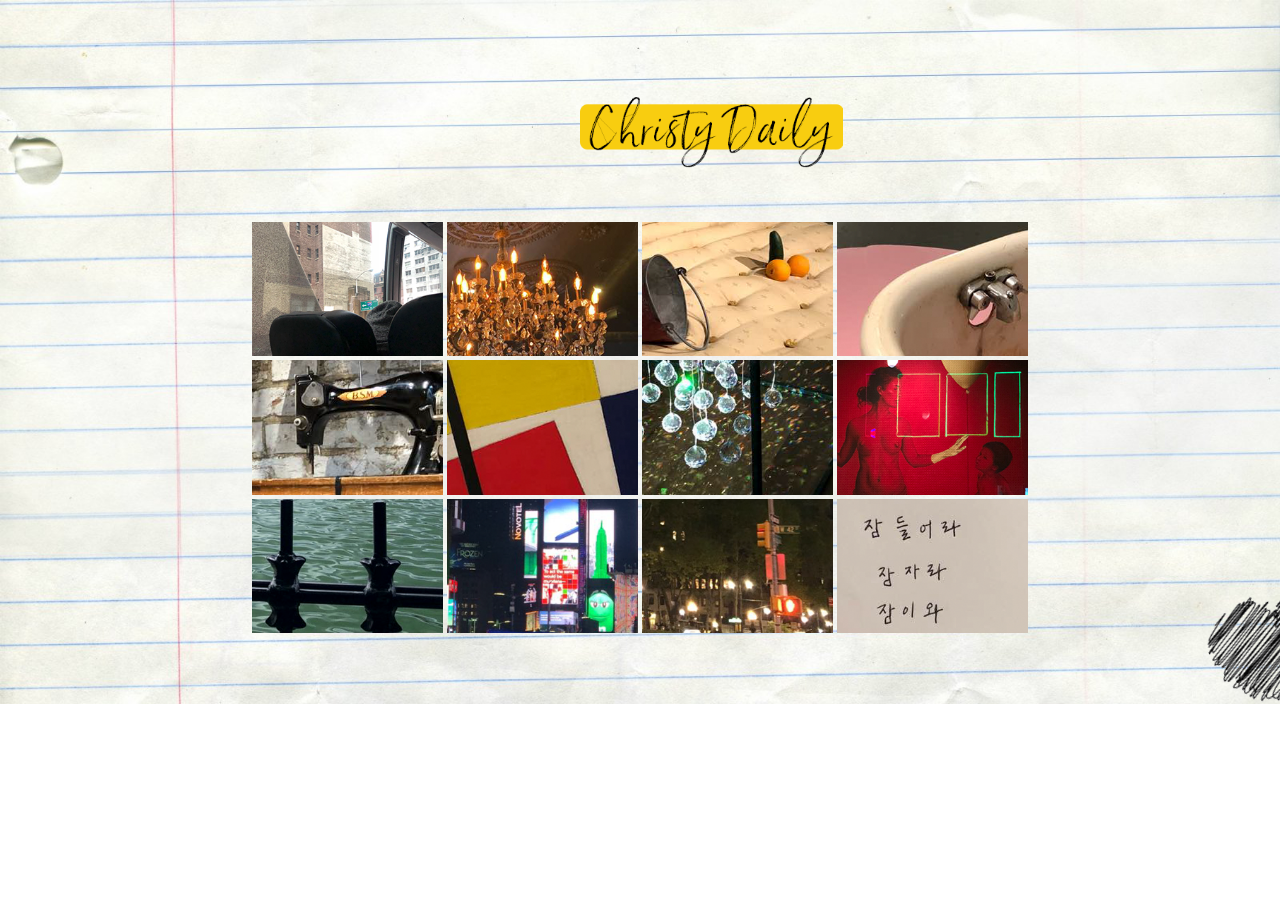
<file: html/index.html>
<html>
<head>
<link rel="stylesheet" href="main.css">
    
<link href="https://fonts.googleapis.com/css?family=Amatic+SC|Dawning+of+a+New+Day|Just+Me+Again+Down+Here|Mr+De+Haviland|Reenie+Beanie|Ruthie" rel="stylesheet">


</head>
<body>

<div class="note">
    
    <div class="logo">
    
    <img src="logo.png" alt="logo" width="263">
    
    </div>
    

    
    <!-- Photo Grid -->
<div class="grid">
    
<div class="row"> 
    
  <div class="column">
      
    <a href="hours/11am.html"> 
    <div class="cover">
        <img src="1.png">
        <div class="overlay">
            <div class="text">11am
            </div>
        </div>
    </div>    
    </a>
      
    <a href="hours/3pm.html"> 
    <div class="cover">
        <img src="5.png">
        <div class="overlay">
            <div class="text">3pm
            </div>
        </div>
    </div>    
    </a>
      
    <a href="hours/7pm.html"> 
    <div class="cover">
        <img src="9.png">
        <div class="overlay">
            <div class="text">7pm
            </div>
        </div>
    </div>    
    </a>
    
  </div>
    
  <div class="column">
      
    <a href="hours/12pm.html"> 
    <div class="cover">
        <img src="2.png">
        <div class="overlay">
            <div class="text">12pm
            </div>
        </div>
    </div>    
    </a>
    
    <a href="hours/4pm.html"> 
    <div class="cover">
        <img src="6.png">
        <div class="overlay">
            <div class="text">4pm
            </div>
        </div>
    </div>    
    </a>
    
    <a href="hours/8pm.html"> 
    <div class="cover">
        <img src="10.png">
        <div class="overlay">
            <div class="text">8pm
            </div>
        </div>
    </div>    
    </a>
  
  </div>  
    
  <div class="column">
      
    <a href="hours/1pm.html"> 
    <div class="cover">
        <img src="3.png">
        <div class="overlay">
            <div class="text">1pm
            </div>
        </div>
    </div>    
    </a>
      
    <a href="hours/5pm.html"> 
    <div class="cover">
        <img src="7.png">
        <div class="overlay">
            <div class="text">5pm
            </div>
        </div>
    </div>    
    </a>
      
    <a href="hours/9pm.html"> 
    <div class="cover">
        <img src="11.png">
        <div class="overlay">
            <div class="text">9pm
            </div>
        </div>
    </div>    
    </a>
    
  </div>
  
  <div class="column">
      
    <a href="hours/2pm.html"> 
    <div class="cover">
        <img src="4.png">
        <div class="overlay">
            <div class="text">2pm
            </div>
        </div>
    </div>    
    </a>
    
    <a href="hours/6pm.html"> 
    <div class="cover">
        <img src="8.png">
        <div class="overlay">
            <div class="text">6pm
            </div>
        </div>
    </div>    
    </a>
    
    <a href="hours/10pm.html"> 
    <div class="cover">
        <img src="12.png">
        <div class="overlay">
            <div class="text">10pm
            </div>
        </div>
    </div>    
    </a>
    
    
  </div>
</div>
    
</div>  
    
<div class="heart">
    <img src="heart.gif" alt="heart">
</div>    
    
</div>
    
    
</body>

</html>
</file>
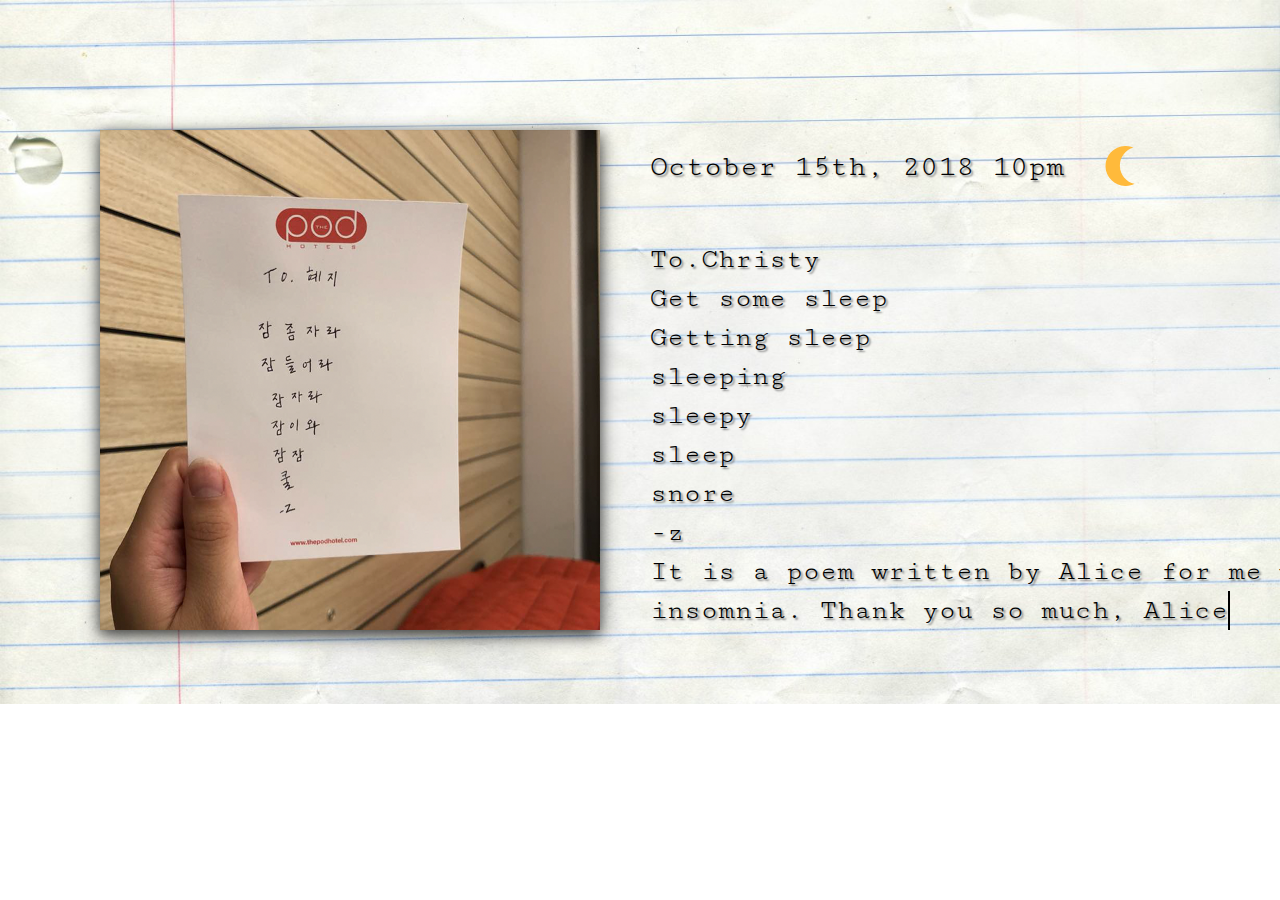
<file: html/hours/10pm.html>
<html>
<head>
<link rel="stylesheet" href="10pm.css">
    
<link href="https://fonts.googleapis.com/css?family=Cutive+Mono" rel="stylesheet">
    

</head>
    
<body>

<div class="note">
    
    <div class="one">
    
    <img src="12.png" alt="1" width="500">
    
    </div>
    
    <!-- Clear night -->
        <div class="element">
          <svg version="1.1" id="Layer_1" xmlns="http://www.w3.org/2000/svg" xmlns:xlink="http://www.w3.org/1999/xlink" x="0px" y="0px" viewBox="0 0 30.8 42.5" style="enable-background:new 0 0 30.8 42.5;" xml:space="preserve" height="40px" width="40px">
            <path id="Moon" class="yellow" d="M15.3,21.4C15,12.1,21.1,4.2,29.7,1.7c-2.8-1.2-5.8-1.8-9.1-1.7C8.9,0.4-0.3,10.1,0,21.9 c0.3,11.7,10.1,20.9,21.9,20.6c3.2-0.1,6.3-0.9,8.9-2.3C22.2,38.3,15.6,30.7,15.3,21.4z"/>
          </svg>
        </div>
   
    
    <p class="date">
      October 15th, 2018  10pm 
    </p> 
    
    <div class="caption">
    To.Christy
    <br>Get some sleep
    <br>Getting sleep
    <br>sleeping
    <br>sleepy
    <br>sleep
    <br>snore
    <br>-z

    <br>It is a poem written by Alice for me with  
    <p class="typing"> insomnia. Thank you so much, Alice</p>
    
    
    
    <div class="button">
  
        <!-- Wireframe 'sketch' buttons -->
        <a href="../index.html" class="btn"><span class="backbutton">back</span>
        </a>
  
    </div>
    
    
  
    

    
</div>

    <div class="instagram">    
<a href="https://www.instagram.com/christydaily_1015/" class="c-link c-link--instagram c-tooltip" aria-label="Instagram" target="_blank">
    <svg class="c-icon"><use xlink:href="#icon--instagram"></use></svg>
</a>

<svg style="display: none">
    <symbol id="icon--instagram" viewBox="0 0 24 24">
        <path d="M7.8,2H16.2C19.4,2 22,4.6 22,7.8V16.2A5.8,5.8 0 0,1 16.2,22H7.8C4.6,22 2,19.4 2,16.2V7.8A5.8,5.8 0 0,1 7.8,2M7.6,4A3.6,3.6 0 0,0 4,7.6V16.4C4,18.39 5.61,20 7.6,20H16.4A3.6,3.6 0 0,0 20,16.4V7.6C20,5.61 18.39,4 16.4,4H7.6M17.25,5.5A1.25,1.25 0 0,1 18.5,6.75A1.25,1.25 0 0,1 17.25,8A1.25,1.25 0 0,1 16,6.75A1.25,1.25 0 0,1 17.25,5.5M12,7A5,5 0 0,1 17,12A5,5 0 0,1 12,17A5,5 0 0,1 7,12A5,5 0 0,1 12,7M12,9A3,3 0 0,0 9,12A3,3 0 0,0 12,15A3,3 0 0,0 15,12A3,3 0 0,0 12,9Z" />
    </symbol>

</svg>

</div>
    
    </div>
    
</body>

</html>
</file>
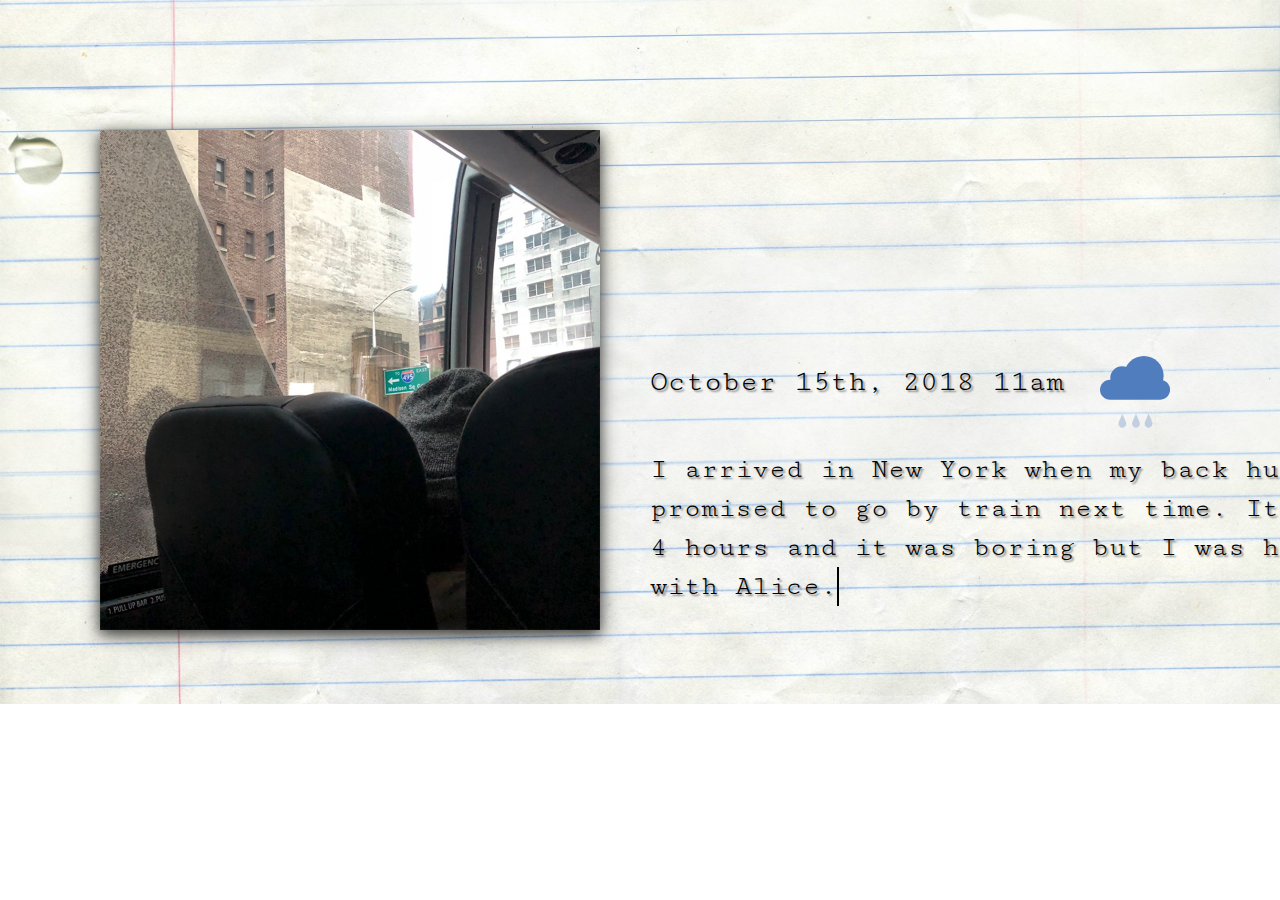
<file: html/hours/11am.html>
<html>
<head>
<link rel="stylesheet" href="11am.css">
    
<link href="https://fonts.googleapis.com/css?family=Cutive+Mono" rel="stylesheet">
    

</head>
    
<body>

<div class="note">
    
    <div class="one">
    
    <img src="1.png" alt="1" width="500">
    
    </div>
    
    <!-- Rainy -->
        <div class="element">
          <svg version="1.1" id="Layer_1" xmlns="http://www.w3.org/2000/svg" xmlns:xlink="http://www.w3.org/1999/xlink" x="0px" y="0px" viewBox="0 0 55.1 60" style="enable-background:new 0 0 55.1 49.5;" xml:space="preserve">
            <g id="Cloud_2">
        	    <g id="Rain_2">
                <path id="rain_2_left" class="white" d="M20.7,46.4c0,1.7-1.4,3.1-3.1,3.1s-3.1-1.4-3.1-3.1c0-1.7,3.1-7.8,3.1-7.8 S20.7,44.7,20.7,46.4z"></path>
        		    <path id="rain_2_mid" class="white" d="M31.4,46.4c0,1.7-1.4,3.1-3.1,3.1c-1.7,0-3.1-1.4-3.1-3.1c0-1.7,3.1-7.8,3.1-7.8 S31.4,44.7,31.4,46.4z"></path>
                <path id="rain_2_right" class="white" d="M41.3,46.4c0,1.7-1.4,3.1-3.1,3.1c-1.7,0-3.1-1.4-3.1-3.1c0-1.7,3.1-7.8,3.1-7.8 S41.3,44.7,41.3,46.4z"></path>
                <animateTransform attributeName="transform"
                  attributeType="XML"
                  dur="1s"
                  keyTimes="0;1"
                  repeatCount="indefinite"
                  type="translate"
                  values="0 0;0 10"
                  calcMode="linear">
                </animateTransform>
                <animate attributeType="CSS"
                attributeName="opacity"
                attributeType="XML"
                dur="1s"
                keyTimes="0;1"
                repeatCount="indefinite"
                values="1;0"
                calcMode="linear"/>
        	    </g>
        	    <g id="White_cloud_2">
        		    <path id="XMLID_14_" class="white" d="M47.2,34.5H7.9c-4.3,0-7.9-3.5-7.9-7.9l0,0c0-4.3,3.5-7.9,7.9-7.9h39.4c4.3,0,7.9,3.5,7.9,7.9 v0C55.1,30.9,51.6,34.5,47.2,34.5z"/>
        		    <circle id="XMLID_13_" class="white" cx="17.4" cy="17.3" r="9.3"/>
        		    <circle id="XMLID_10_" class="white" cx="34.5" cy="15.6" r="15.6"/>
        	    </g>
            </g>
          </svg>
        </div>
   
    
    <p class="date">
      October 15th, 2018  11am 
    </p> 
    
    <div class="caption">
    I arrived in New York when my back hurt. I promised to go by train next time. It took 4 hours and it was boring but I was happy
    <p class="typing">with Alice.</p>
    
    
    
    
    <div class="button">
  
        <!-- Wireframe 'sketch' buttons -->
        <a href="../index.html" class="btn"><span class="backbutton">back</span>
        </a>
  
    </div>
    
    
    

</div>
    
    <div class="instagram">    
<a href="https://www.instagram.com/christydaily_1015/" class="c-link c-link--instagram c-tooltip" aria-label="Instagram" target="_blank">
    <svg class="c-icon"><use xlink:href="#icon--instagram"></use></svg>
</a>

<svg style="display: none">
    <symbol id="icon--instagram" viewBox="0 0 24 24">
        <path d="M7.8,2H16.2C19.4,2 22,4.6 22,7.8V16.2A5.8,5.8 0 0,1 16.2,22H7.8C4.6,22 2,19.4 2,16.2V7.8A5.8,5.8 0 0,1 7.8,2M7.6,4A3.6,3.6 0 0,0 4,7.6V16.4C4,18.39 5.61,20 7.6,20H16.4A3.6,3.6 0 0,0 20,16.4V7.6C20,5.61 18.39,4 16.4,4H7.6M17.25,5.5A1.25,1.25 0 0,1 18.5,6.75A1.25,1.25 0 0,1 17.25,8A1.25,1.25 0 0,1 16,6.75A1.25,1.25 0 0,1 17.25,5.5M12,7A5,5 0 0,1 17,12A5,5 0 0,1 12,17A5,5 0 0,1 7,12A5,5 0 0,1 12,7M12,9A3,3 0 0,0 9,12A3,3 0 0,0 12,15A3,3 0 0,0 15,12A3,3 0 0,0 12,9Z" />
    </symbol>

</svg>

</div>

    

</div>
    
</body>

</html>
</file>
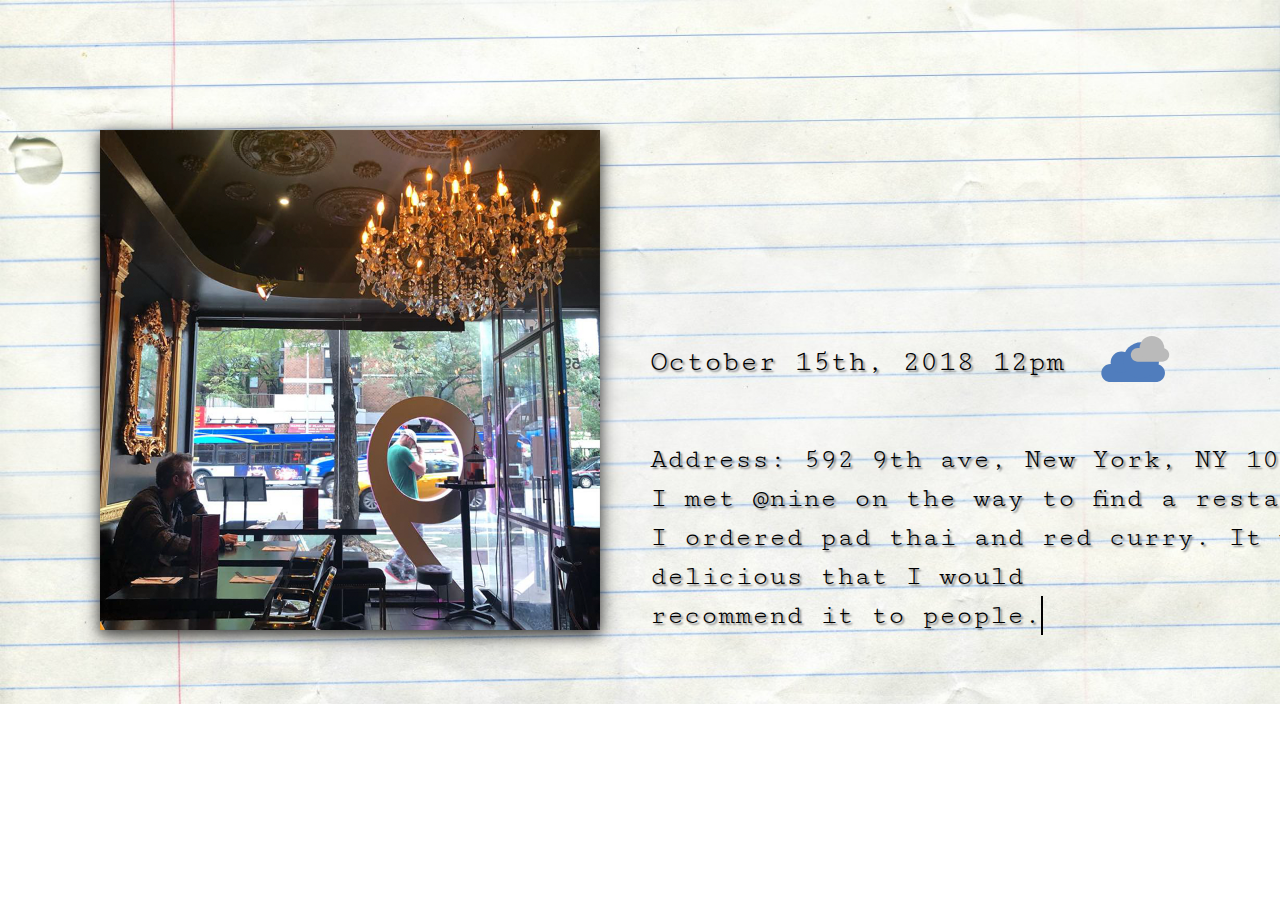
<file: html/hours/12pm.html>
<html>
<head>
<link rel="stylesheet" href="12pm.css">
    
<link href="https://fonts.googleapis.com/css?family=Cutive+Mono" rel="stylesheet">
    

</head>
    
<body>

<div class="note">
    
    <div class="one">
    
    <img src="2.png" alt="1" width="500">
    
    </div>
    
    <!-- Cloudy -->
        <div class="element">
          <svg version="1.1" id="Layer_1" xmlns="http://www.w3.org/2000/svg" xmlns:xlink="http://www.w3.org/1999/xlink" x="0px" y="0px" viewBox="0 0 60.7 40" style="enable-background:new 0 0 60.7 40;" xml:space="preserve">
            <g id="Cloud_1">
  	          <g id="White_cloud_1">
  		          <path id="XMLID_2_" class="white" d="M47.2,40H7.9C3.5,40,0,36.5,0,32.1l0,0c0-4.3,3.5-7.9,7.9-7.9h39.4c4.3,0,7.9,3.5,7.9,7.9v0 C55.1,36.5,51.6,40,47.2,40z"/>
  		          <circle id="XMLID_3_" class="white" cx="17.4" cy="22.8" r="9.3"/>
  		          <circle id="XMLID_4_" class="white" cx="34.5" cy="21.1" r="15.6"/>
                <animateTransform attributeName="transform"
                  attributeType="XML"
                  dur="6s"
                  keyTimes="0;0.5;1"
                  repeatCount="indefinite"
                  type="translate"
                  values="0;5;0"
                  calcMode="linear">
                </animateTransform>
  	          </g>
  	          <g id="Gray_cloud_1">
  		          <path id="XMLID_6_" class="gray" d="M54.7,22.3H33.4c-3.3,0-6-2.7-6-6v0c0-3.3,2.7-6,6-6h21.3c3.3,0,6,2.7,6,6v0 C60.7,19.6,58,22.3,54.7,22.3z"/>
  		          <circle id="XMLID_7_" class="gray" cx="45.7" cy="10.7" r="10.7"/>
                <animateTransform attributeName="transform"
                  attributeType="XML"
                  dur="6s"
                  keyTimes="0;0.5;1"
                  repeatCount="indefinite"
                  type="translate"
                  values="0;-3;0"
                  calcMode="linear">
                </animateTransform>
  	          </g>
            </g>
          </svg>
        </div>
   
    
    <p class="date">
      October 15th, 2018  12pm 
    </p> 
    
    <div class="caption">
    Address: 592 9th ave, New York, NY 10036
    <br>I met @nine on the way to find a restaurant. I ordered pad thai and red curry. It was so delicious that I would
     
    <p class="typing">recommend it to people.</p>
    
    
    
    <div class="button">
  
        <!-- Wireframe 'sketch' buttons -->
        <a href="../index.html" class="btn"><span class="backbutton">back</span>
        </a>
  
    </div>
    
    
  
    

    
</div>
    
    <div class="instagram">    
<a href="https://www.instagram.com/christydaily_1015/" class="c-link c-link--instagram c-tooltip" aria-label="Instagram" target="_blank">
    <svg class="c-icon"><use xlink:href="#icon--instagram"></use></svg>
</a>

<svg style="display: none">
    <symbol id="icon--instagram" viewBox="0 0 24 24">
        <path d="M7.8,2H16.2C19.4,2 22,4.6 22,7.8V16.2A5.8,5.8 0 0,1 16.2,22H7.8C4.6,22 2,19.4 2,16.2V7.8A5.8,5.8 0 0,1 7.8,2M7.6,4A3.6,3.6 0 0,0 4,7.6V16.4C4,18.39 5.61,20 7.6,20H16.4A3.6,3.6 0 0,0 20,16.4V7.6C20,5.61 18.39,4 16.4,4H7.6M17.25,5.5A1.25,1.25 0 0,1 18.5,6.75A1.25,1.25 0 0,1 17.25,8A1.25,1.25 0 0,1 16,6.75A1.25,1.25 0 0,1 17.25,5.5M12,7A5,5 0 0,1 17,12A5,5 0 0,1 12,17A5,5 0 0,1 7,12A5,5 0 0,1 12,7M12,9A3,3 0 0,0 9,12A3,3 0 0,0 12,15A3,3 0 0,0 15,12A3,3 0 0,0 12,9Z" />
    </symbol>

</svg>

</div>

</div>
    
</body>

</html>
</file>
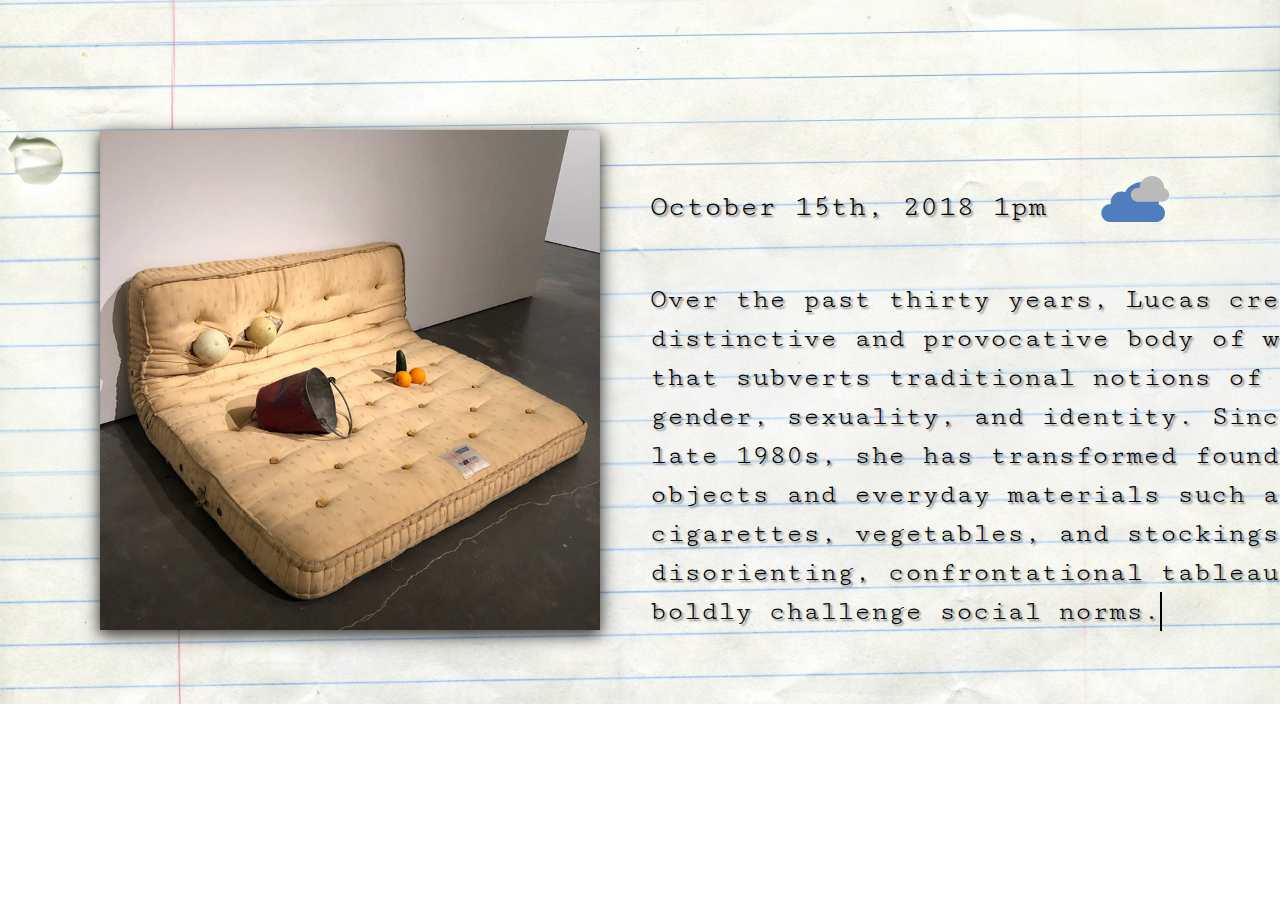
<file: html/hours/1pm.html>
<html>
<head>
<link rel="stylesheet" href="1pm.css">
    
<link href="https://fonts.googleapis.com/css?family=Cutive+Mono" rel="stylesheet">
    

</head>
    
<body>

<div class="note">
    
    <div class="one">
    
    <img src="3.png" alt="1" width="500">
    
    </div>
    
    <!-- Cloudy -->
        <div class="element">
          <svg version="1.1" id="Layer_1" xmlns="http://www.w3.org/2000/svg" xmlns:xlink="http://www.w3.org/1999/xlink" x="0px" y="0px" viewBox="0 0 60.7 40" style="enable-background:new 0 0 60.7 40;" xml:space="preserve">
            <g id="Cloud_1">
  	          <g id="White_cloud_1">
  		          <path id="XMLID_2_" class="white" d="M47.2,40H7.9C3.5,40,0,36.5,0,32.1l0,0c0-4.3,3.5-7.9,7.9-7.9h39.4c4.3,0,7.9,3.5,7.9,7.9v0 C55.1,36.5,51.6,40,47.2,40z"/>
  		          <circle id="XMLID_3_" class="white" cx="17.4" cy="22.8" r="9.3"/>
  		          <circle id="XMLID_4_" class="white" cx="34.5" cy="21.1" r="15.6"/>
                <animateTransform attributeName="transform"
                  attributeType="XML"
                  dur="6s"
                  keyTimes="0;0.5;1"
                  repeatCount="indefinite"
                  type="translate"
                  values="0;5;0"
                  calcMode="linear">
                </animateTransform>
  	          </g>
  	          <g id="Gray_cloud_1">
  		          <path id="XMLID_6_" class="gray" d="M54.7,22.3H33.4c-3.3,0-6-2.7-6-6v0c0-3.3,2.7-6,6-6h21.3c3.3,0,6,2.7,6,6v0 C60.7,19.6,58,22.3,54.7,22.3z"/>
  		          <circle id="XMLID_7_" class="gray" cx="45.7" cy="10.7" r="10.7"/>
                <animateTransform attributeName="transform"
                  attributeType="XML"
                  dur="6s"
                  keyTimes="0;0.5;1"
                  repeatCount="indefinite"
                  type="translate"
                  values="0;-3;0"
                  calcMode="linear">
                </animateTransform>
  	          </g>
            </g>
          </svg>
        </div>
   
    
    <p class="date">
      October 15th, 2018  1pm 
    </p> 
    
    <div class="caption">
    Over the past thirty years, Lucas created a distinctive and provocative body of work that subverts traditional notions of gender, sexuality, and identity. Since the late 1980s, she has transformed found objects and everyday materials such as cigarettes, vegetables, and stockings into disorienting, confrontational tableaux that 

    <p class="typing">boldly challenge social norms.</p>
    
    
    
    <div class="button">
  
        <!-- Wireframe 'sketch' buttons -->
        <a href="../index.html" class="btn"><span class="backbutton">back</span>
        </a>
  
    </div>
    
    
  
    

    
</div>
    
    <div class="instagram">    
<a href="https://www.instagram.com/christydaily_1015/" class="c-link c-link--instagram c-tooltip" aria-label="Instagram" target="_blank">
    <svg class="c-icon"><use xlink:href="#icon--instagram"></use></svg>
</a>

<svg style="display: none">
    <symbol id="icon--instagram" viewBox="0 0 24 24">
        <path d="M7.8,2H16.2C19.4,2 22,4.6 22,7.8V16.2A5.8,5.8 0 0,1 16.2,22H7.8C4.6,22 2,19.4 2,16.2V7.8A5.8,5.8 0 0,1 7.8,2M7.6,4A3.6,3.6 0 0,0 4,7.6V16.4C4,18.39 5.61,20 7.6,20H16.4A3.6,3.6 0 0,0 20,16.4V7.6C20,5.61 18.39,4 16.4,4H7.6M17.25,5.5A1.25,1.25 0 0,1 18.5,6.75A1.25,1.25 0 0,1 17.25,8A1.25,1.25 0 0,1 16,6.75A1.25,1.25 0 0,1 17.25,5.5M12,7A5,5 0 0,1 17,12A5,5 0 0,1 12,17A5,5 0 0,1 7,12A5,5 0 0,1 12,7M12,9A3,3 0 0,0 9,12A3,3 0 0,0 12,15A3,3 0 0,0 15,12A3,3 0 0,0 12,9Z" />
    </symbol>

</svg>

</div>

</div>
    
</body>

</html>
</file>
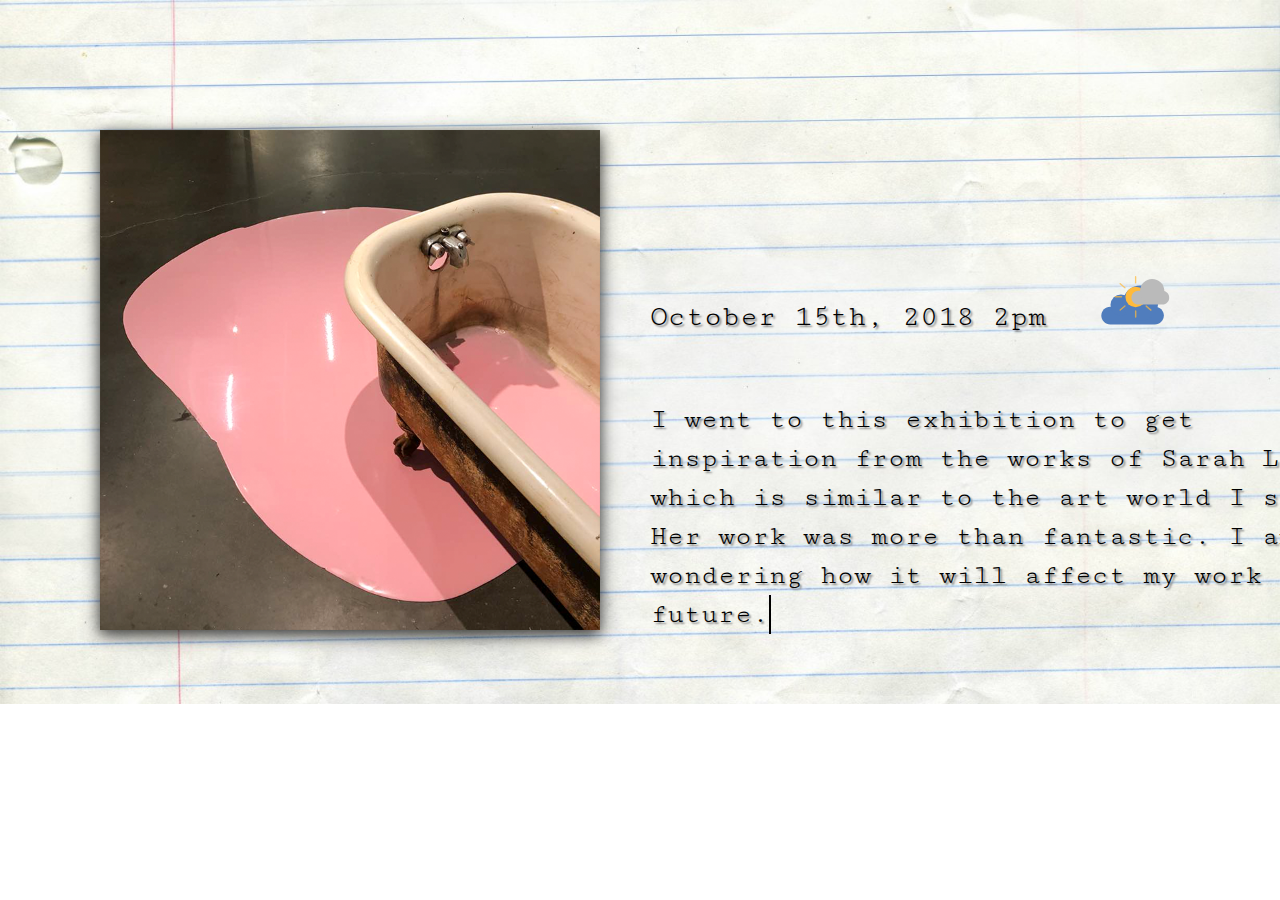
<file: html/hours/2pm.html>
<html>
<head>
<link rel="stylesheet" href="2pm.css">
    
<link href="https://fonts.googleapis.com/css?family=Cutive+Mono" rel="stylesheet">
    

</head>
    
<body>

<div class="note">
    
    <div class="one">
    
    <img src="4.png" alt="1" width="500">
    
    </div>
    
    <!-- Cloudy with sun -->
        <div class="element">
          <svg version="1.1" id="Layer_1" xmlns="http://www.w3.org/2000/svg" xmlns:xlink="http://www.w3.org/1999/xlink" x="0px" y="0px" viewBox="0 0 61.7 42.8" style="enable-background:new 0 0 61.7 42.8;" xml:space="preserve">
            <g id="Cloud_3">
      	      <g id="White_cloud_3">
      		      <path id="XMLID_24_" class="white" d="M47.2,42.8H7.9c-4.3,0-7.9-3.5-7.9-7.9l0,0C0,30.5,3.5,27,7.9,27h39.4c4.3,0,7.9,3.5,7.9,7.9 v0C55.1,39.2,51.6,42.8,47.2,42.8z"/>
      		      <circle id="XMLID_23_" class="white" cx="17.4" cy="25.5" r="9.3"/>
      		      <circle id="XMLID_22_" class="white" cx="34.5" cy="23.9" r="15.6"/>
                <animateTransform attributeName="transform"
                  attributeType="XML"
                  dur="6s"
                  keyTimes="0;0.5;1"
                  repeatCount="indefinite"
                  type="translate"
                  values="0;5;0"
                  calcMode="linear">
                </animateTransform>
      	      </g>
      	      <g id="Sun_3">
      		      <circle id="XMLID_30_" class="yellow" cx="31.4" cy="18.5" r="9"/>
                <g>
      		        <path id="XMLID_31_" class="yellow" d="M31.4,6.6L31.4,6.6c-0.4,0-0.6-0.3-0.6-0.6V0.6C30.8,0.3,31,0,31.3,0l0.1,0 C31.7,0,32,0.3,32,0.6v5.5C32,6.4,31.7,6.6,31.4,6.6z"/>
      		        <path id="XMLID_34_" class="yellow" d="M31.4,30.1L31.4,30.1c-0.4,0-0.6,0.3-0.6,0.6v5.5c0,0.3,0.3,0.6,0.6,0.6h0.1 c0.3,0,0.6-0.3,0.6-0.6v-5.5C32,30.4,31.7,30.1,31.4,30.1z"/>
      		        <path id="XMLID_35_" class="yellow" d="M19.6,18.3L19.6,18.3c0,0.4-0.3,0.6-0.6,0.6h-5.5c-0.3,0-0.6-0.3-0.6-0.6v-0.1 c0-0.3,0.3-0.6,0.6-0.6H19C19.3,17.8,19.6,18,19.6,18.3z"/>
      		        <path id="XMLID_33_" class="yellow" d="M43.1,18.3L43.1,18.3c0,0.4,0.3,0.6,0.6,0.6h5.5c0.3,0,0.6-0.3,0.6-0.6v-0.1 c0-0.3-0.3-0.6-0.6-0.6h-5.5C43.4,17.8,43.1,18,43.1,18.3z"/>
      		        <path id="XMLID_37_" class="yellow" d="M22.4,26L22.4,26c0.3,0.3,0.2,0.7,0,0.9l-4.2,3.6c-0.2,0.2-0.6,0.2-0.8-0.1l-0.1-0.1 c-0.2-0.2-0.2-0.6,0.1-0.8l4.2-3.6C21.9,25.8,22.2,25.8,22.4,26z"/>
      		        <path id="XMLID_36_" class="yellow" d="M40.3,10.7L40.3,10.7c0.3,0.3,0.6,0.3,0.8,0.1l4.2-3.6c0.2-0.2,0.3-0.6,0.1-0.8l-0.1-0.1 c-0.2-0.2-0.6-0.3-0.8-0.1l-4.2,3.6C40.1,10.1,40,10.5,40.3,10.7z"/>
      		        <path id="XMLID_39_" class="yellow" d="M22.4,10.8L22.4,10.8c0.3-0.3,0.2-0.7,0-0.9l-4.2-3.6c-0.2-0.2-0.6-0.2-0.8,0.1l-0.1,0.1 c-0.2,0.2-0.2,0.6,0.1,0.8l4.2,3.6C21.9,11,22.2,11,22.4,10.8z"/>
      		        <path id="XMLID_38_" class="yellow" d="M40.3,26.1L40.3,26.1c0.3-0.3,0.6-0.3,0.8-0.1l4.2,3.6c0.2,0.2,0.3,0.6,0.1,0.8l-0.1,0.1 c-0.2,0.2-0.6,0.3-0.8,0.1l-4.2-3.6C40.1,26.7,40,26.3,40.3,26.1z"/>
                  <animate attributeType="CSS"
                    attributeName="opacity"
                    attributeType="XML"
                    dur="0.5s"
                    keyTimes="0;0.5;1"
                    repeatCount="indefinite"
                    values="1;0.6;1"
                    calcMode="linear"/>
      	        </g>
              </g>
              <animateTransform attributeName="transform"
                attributeType="XML"
                dur="2s"
                keyTimes="0;1"
                repeatCount="indefinite"
                type="scale"
                values="1;1"
                calcMode="linear">
              </animateTransform>
      	     </g>
      	     <g id="Gray_cloud_3">
      		    <path id="XMLID_20_" class="gray" d="M55.7,25.1H34.4c-3.3,0-6-2.7-6-6v0c0-3.3,2.7-6,6-6h21.3c3.3,0,6,2.7,6,6v0 C61.7,22.4,59,25.1,55.7,25.1z"/>
      		    <circle id="XMLID_19_" class="gray" cx="46.7" cy="13.4" r="10.7"/>
              <animateTransform attributeName="transform"
                attributeType="XML"
                dur="6s"
                keyTimes="0;0.5;1"
                repeatCount="indefinite"
                type="translate"
                values="0;-3;0"
                calcMode="linear">
              </animateTransform>
      	     </g>
           </g>
          </svg>
        </div>
   
    
    <p class="date">
      October 15th, 2018  2pm 
    </p> 
    
    <div class="caption">
    I went to this exhibition to get inspiration from the works of Sarah Lucas, which is similar to the art world I seek. Her work was more than fantastic. I am wondering how it will affect my work in the 
    <p class="typing"> future.</p>
    
    
    
    <div class="button">
  
        <!-- Wireframe 'sketch' buttons -->
        <a href="../index.html" class="btn"><span class="backbutton">back</span>
        </a>
  
    </div>
    
    
  
    

    
</div>
    
    <div class="instagram">    
<a href="https://www.instagram.com/christydaily_1015/" class="c-link c-link--instagram c-tooltip" aria-label="Instagram" target="_blank">
    <svg class="c-icon"><use xlink:href="#icon--instagram"></use></svg>
</a>

<svg style="display: none">
    <symbol id="icon--instagram" viewBox="0 0 24 24">
        <path d="M7.8,2H16.2C19.4,2 22,4.6 22,7.8V16.2A5.8,5.8 0 0,1 16.2,22H7.8C4.6,22 2,19.4 2,16.2V7.8A5.8,5.8 0 0,1 7.8,2M7.6,4A3.6,3.6 0 0,0 4,7.6V16.4C4,18.39 5.61,20 7.6,20H16.4A3.6,3.6 0 0,0 20,16.4V7.6C20,5.61 18.39,4 16.4,4H7.6M17.25,5.5A1.25,1.25 0 0,1 18.5,6.75A1.25,1.25 0 0,1 17.25,8A1.25,1.25 0 0,1 16,6.75A1.25,1.25 0 0,1 17.25,5.5M12,7A5,5 0 0,1 17,12A5,5 0 0,1 12,17A5,5 0 0,1 7,12A5,5 0 0,1 12,7M12,9A3,3 0 0,0 9,12A3,3 0 0,0 12,15A3,3 0 0,0 15,12A3,3 0 0,0 12,9Z" />
    </symbol>

</svg>

</div>
    
</body>

</html>
</file>
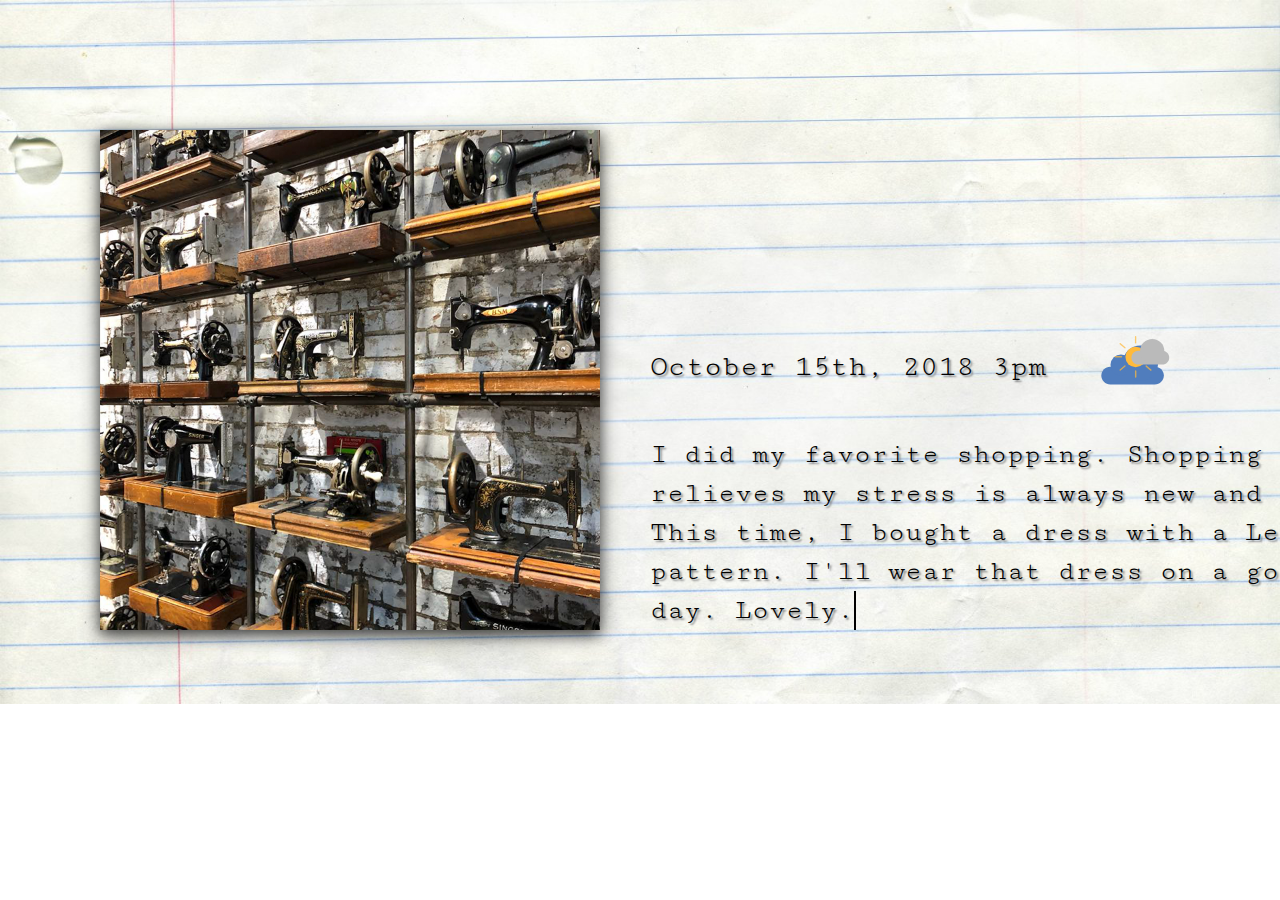
<file: html/hours/3pm.html>
<html>
<head>
<link rel="stylesheet" href="3pm.css">
    
<link href="https://fonts.googleapis.com/css?family=Cutive+Mono" rel="stylesheet">
    

</head>
    
<body>

<div class="note">
    
    <div class="one">
    
    <img src="5.png" alt="1" width="500">
    
    </div>
    
    <!-- Cloudy with sun -->
        <div class="element">
          <svg version="1.1" id="Layer_1" xmlns="http://www.w3.org/2000/svg" xmlns:xlink="http://www.w3.org/1999/xlink" x="0px" y="0px" viewBox="0 0 61.7 42.8" style="enable-background:new 0 0 61.7 42.8;" xml:space="preserve">
            <g id="Cloud_3">
      	      <g id="White_cloud_3">
      		      <path id="XMLID_24_" class="white" d="M47.2,42.8H7.9c-4.3,0-7.9-3.5-7.9-7.9l0,0C0,30.5,3.5,27,7.9,27h39.4c4.3,0,7.9,3.5,7.9,7.9 v0C55.1,39.2,51.6,42.8,47.2,42.8z"/>
      		      <circle id="XMLID_23_" class="white" cx="17.4" cy="25.5" r="9.3"/>
      		      <circle id="XMLID_22_" class="white" cx="34.5" cy="23.9" r="15.6"/>
                <animateTransform attributeName="transform"
                  attributeType="XML"
                  dur="6s"
                  keyTimes="0;0.5;1"
                  repeatCount="indefinite"
                  type="translate"
                  values="0;5;0"
                  calcMode="linear">
                </animateTransform>
      	      </g>
      	      <g id="Sun_3">
      		      <circle id="XMLID_30_" class="yellow" cx="31.4" cy="18.5" r="9"/>
                <g>
      		        <path id="XMLID_31_" class="yellow" d="M31.4,6.6L31.4,6.6c-0.4,0-0.6-0.3-0.6-0.6V0.6C30.8,0.3,31,0,31.3,0l0.1,0 C31.7,0,32,0.3,32,0.6v5.5C32,6.4,31.7,6.6,31.4,6.6z"/>
      		        <path id="XMLID_34_" class="yellow" d="M31.4,30.1L31.4,30.1c-0.4,0-0.6,0.3-0.6,0.6v5.5c0,0.3,0.3,0.6,0.6,0.6h0.1 c0.3,0,0.6-0.3,0.6-0.6v-5.5C32,30.4,31.7,30.1,31.4,30.1z"/>
      		        <path id="XMLID_35_" class="yellow" d="M19.6,18.3L19.6,18.3c0,0.4-0.3,0.6-0.6,0.6h-5.5c-0.3,0-0.6-0.3-0.6-0.6v-0.1 c0-0.3,0.3-0.6,0.6-0.6H19C19.3,17.8,19.6,18,19.6,18.3z"/>
      		        <path id="XMLID_33_" class="yellow" d="M43.1,18.3L43.1,18.3c0,0.4,0.3,0.6,0.6,0.6h5.5c0.3,0,0.6-0.3,0.6-0.6v-0.1 c0-0.3-0.3-0.6-0.6-0.6h-5.5C43.4,17.8,43.1,18,43.1,18.3z"/>
      		        <path id="XMLID_37_" class="yellow" d="M22.4,26L22.4,26c0.3,0.3,0.2,0.7,0,0.9l-4.2,3.6c-0.2,0.2-0.6,0.2-0.8-0.1l-0.1-0.1 c-0.2-0.2-0.2-0.6,0.1-0.8l4.2-3.6C21.9,25.8,22.2,25.8,22.4,26z"/>
      		        <path id="XMLID_36_" class="yellow" d="M40.3,10.7L40.3,10.7c0.3,0.3,0.6,0.3,0.8,0.1l4.2-3.6c0.2-0.2,0.3-0.6,0.1-0.8l-0.1-0.1 c-0.2-0.2-0.6-0.3-0.8-0.1l-4.2,3.6C40.1,10.1,40,10.5,40.3,10.7z"/>
      		        <path id="XMLID_39_" class="yellow" d="M22.4,10.8L22.4,10.8c0.3-0.3,0.2-0.7,0-0.9l-4.2-3.6c-0.2-0.2-0.6-0.2-0.8,0.1l-0.1,0.1 c-0.2,0.2-0.2,0.6,0.1,0.8l4.2,3.6C21.9,11,22.2,11,22.4,10.8z"/>
      		        <path id="XMLID_38_" class="yellow" d="M40.3,26.1L40.3,26.1c0.3-0.3,0.6-0.3,0.8-0.1l4.2,3.6c0.2,0.2,0.3,0.6,0.1,0.8l-0.1,0.1 c-0.2,0.2-0.6,0.3-0.8,0.1l-4.2-3.6C40.1,26.7,40,26.3,40.3,26.1z"/>
                  <animate attributeType="CSS"
                    attributeName="opacity"
                    attributeType="XML"
                    dur="0.5s"
                    keyTimes="0;0.5;1"
                    repeatCount="indefinite"
                    values="1;0.6;1"
                    calcMode="linear"/>
      	        </g>
              </g>
              <animateTransform attributeName="transform"
                attributeType="XML"
                dur="2s"
                keyTimes="0;1"
                repeatCount="indefinite"
                type="scale"
                values="1;1"
                calcMode="linear">
              </animateTransform>
      	     </g>
      	     <g id="Gray_cloud_3">
      		    <path id="XMLID_20_" class="gray" d="M55.7,25.1H34.4c-3.3,0-6-2.7-6-6v0c0-3.3,2.7-6,6-6h21.3c3.3,0,6,2.7,6,6v0 C61.7,22.4,59,25.1,55.7,25.1z"/>
      		    <circle id="XMLID_19_" class="gray" cx="46.7" cy="13.4" r="10.7"/>
              <animateTransform attributeName="transform"
                attributeType="XML"
                dur="6s"
                keyTimes="0;0.5;1"
                repeatCount="indefinite"
                type="translate"
                values="0;-3;0"
                calcMode="linear">
              </animateTransform>
      	     </g>
           </g>
          </svg>
        </div>
   
    
    <p class="date">
      October 15th, 2018  3pm 
    </p> 
    
    <div class="caption">
    I did my favorite shopping. Shopping that relieves my stress is always new and happy. This time, I bought a dress with a Leopard pattern. I'll wear that dress on a good 
    <p class="typing">day. Lovely.</p>
    
    
    
    <div class="button">
  
        <!-- Wireframe 'sketch' buttons -->
        <a href="../index.html" class="btn"><span class="backbutton">back</span>
        </a>
  
    </div>
    
    
  
    

    
</div>
    <div class="instagram">    
<a href="https://www.instagram.com/christydaily_1015/" class="c-link c-link--instagram c-tooltip" aria-label="Instagram" target="_blank">
    <svg class="c-icon"><use xlink:href="#icon--instagram"></use></svg>
</a>

<svg style="display: none">
    <symbol id="icon--instagram" viewBox="0 0 24 24">
        <path d="M7.8,2H16.2C19.4,2 22,4.6 22,7.8V16.2A5.8,5.8 0 0,1 16.2,22H7.8C4.6,22 2,19.4 2,16.2V7.8A5.8,5.8 0 0,1 7.8,2M7.6,4A3.6,3.6 0 0,0 4,7.6V16.4C4,18.39 5.61,20 7.6,20H16.4A3.6,3.6 0 0,0 20,16.4V7.6C20,5.61 18.39,4 16.4,4H7.6M17.25,5.5A1.25,1.25 0 0,1 18.5,6.75A1.25,1.25 0 0,1 17.25,8A1.25,1.25 0 0,1 16,6.75A1.25,1.25 0 0,1 17.25,5.5M12,7A5,5 0 0,1 17,12A5,5 0 0,1 12,17A5,5 0 0,1 7,12A5,5 0 0,1 12,7M12,9A3,3 0 0,0 9,12A3,3 0 0,0 12,15A3,3 0 0,0 15,12A3,3 0 0,0 12,9Z" />
    </symbol>

</svg>

</div>

    
</body>

</html>
</file>
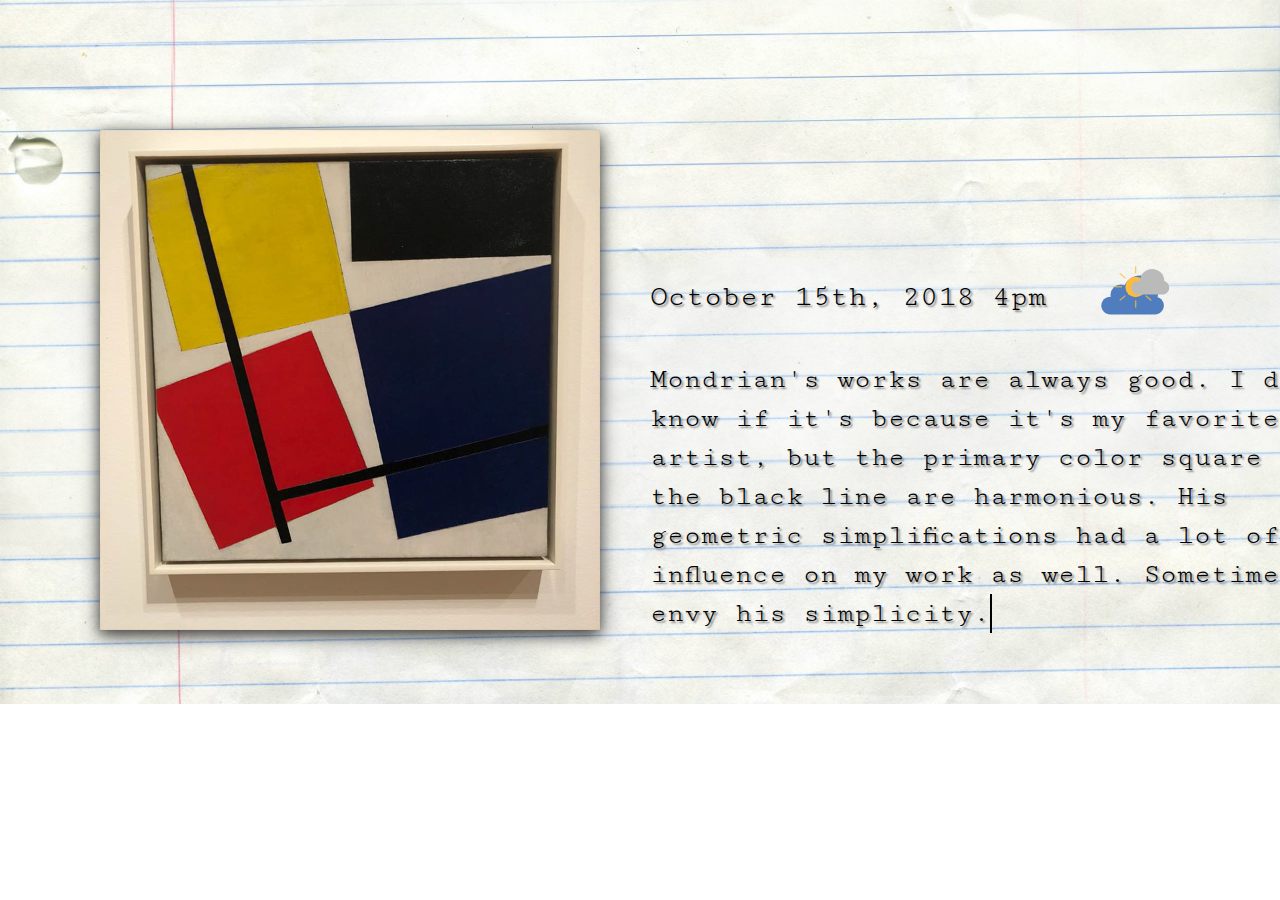
<file: html/hours/4pm.html>
<html>
<head>
<link rel="stylesheet" href="4pm.css">
    
<link href="https://fonts.googleapis.com/css?family=Cutive+Mono" rel="stylesheet">
    

</head>
    
<body>

<div class="note">
    
    <div class="one">
    
    <img src="6.png" alt="1" width="500">
    
    </div>
    
    <!-- Cloudy with sun -->
        <div class="element">
          <svg version="1.1" id="Layer_1" xmlns="http://www.w3.org/2000/svg" xmlns:xlink="http://www.w3.org/1999/xlink" x="0px" y="0px" viewBox="0 0 61.7 42.8" style="enable-background:new 0 0 61.7 42.8;" xml:space="preserve">
            <g id="Cloud_3">
      	      <g id="White_cloud_3">
      		      <path id="XMLID_24_" class="white" d="M47.2,42.8H7.9c-4.3,0-7.9-3.5-7.9-7.9l0,0C0,30.5,3.5,27,7.9,27h39.4c4.3,0,7.9,3.5,7.9,7.9 v0C55.1,39.2,51.6,42.8,47.2,42.8z"/>
      		      <circle id="XMLID_23_" class="white" cx="17.4" cy="25.5" r="9.3"/>
      		      <circle id="XMLID_22_" class="white" cx="34.5" cy="23.9" r="15.6"/>
                <animateTransform attributeName="transform"
                  attributeType="XML"
                  dur="6s"
                  keyTimes="0;0.5;1"
                  repeatCount="indefinite"
                  type="translate"
                  values="0;5;0"
                  calcMode="linear">
                </animateTransform>
      	      </g>
      	      <g id="Sun_3">
      		      <circle id="XMLID_30_" class="yellow" cx="31.4" cy="18.5" r="9"/>
                <g>
      		        <path id="XMLID_31_" class="yellow" d="M31.4,6.6L31.4,6.6c-0.4,0-0.6-0.3-0.6-0.6V0.6C30.8,0.3,31,0,31.3,0l0.1,0 C31.7,0,32,0.3,32,0.6v5.5C32,6.4,31.7,6.6,31.4,6.6z"/>
      		        <path id="XMLID_34_" class="yellow" d="M31.4,30.1L31.4,30.1c-0.4,0-0.6,0.3-0.6,0.6v5.5c0,0.3,0.3,0.6,0.6,0.6h0.1 c0.3,0,0.6-0.3,0.6-0.6v-5.5C32,30.4,31.7,30.1,31.4,30.1z"/>
      		        <path id="XMLID_35_" class="yellow" d="M19.6,18.3L19.6,18.3c0,0.4-0.3,0.6-0.6,0.6h-5.5c-0.3,0-0.6-0.3-0.6-0.6v-0.1 c0-0.3,0.3-0.6,0.6-0.6H19C19.3,17.8,19.6,18,19.6,18.3z"/>
      		        <path id="XMLID_33_" class="yellow" d="M43.1,18.3L43.1,18.3c0,0.4,0.3,0.6,0.6,0.6h5.5c0.3,0,0.6-0.3,0.6-0.6v-0.1 c0-0.3-0.3-0.6-0.6-0.6h-5.5C43.4,17.8,43.1,18,43.1,18.3z"/>
      		        <path id="XMLID_37_" class="yellow" d="M22.4,26L22.4,26c0.3,0.3,0.2,0.7,0,0.9l-4.2,3.6c-0.2,0.2-0.6,0.2-0.8-0.1l-0.1-0.1 c-0.2-0.2-0.2-0.6,0.1-0.8l4.2-3.6C21.9,25.8,22.2,25.8,22.4,26z"/>
      		        <path id="XMLID_36_" class="yellow" d="M40.3,10.7L40.3,10.7c0.3,0.3,0.6,0.3,0.8,0.1l4.2-3.6c0.2-0.2,0.3-0.6,0.1-0.8l-0.1-0.1 c-0.2-0.2-0.6-0.3-0.8-0.1l-4.2,3.6C40.1,10.1,40,10.5,40.3,10.7z"/>
      		        <path id="XMLID_39_" class="yellow" d="M22.4,10.8L22.4,10.8c0.3-0.3,0.2-0.7,0-0.9l-4.2-3.6c-0.2-0.2-0.6-0.2-0.8,0.1l-0.1,0.1 c-0.2,0.2-0.2,0.6,0.1,0.8l4.2,3.6C21.9,11,22.2,11,22.4,10.8z"/>
      		        <path id="XMLID_38_" class="yellow" d="M40.3,26.1L40.3,26.1c0.3-0.3,0.6-0.3,0.8-0.1l4.2,3.6c0.2,0.2,0.3,0.6,0.1,0.8l-0.1,0.1 c-0.2,0.2-0.6,0.3-0.8,0.1l-4.2-3.6C40.1,26.7,40,26.3,40.3,26.1z"/>
                  <animate attributeType="CSS"
                    attributeName="opacity"
                    attributeType="XML"
                    dur="0.5s"
                    keyTimes="0;0.5;1"
                    repeatCount="indefinite"
                    values="1;0.6;1"
                    calcMode="linear"/>
      	        </g>
              </g>
              <animateTransform attributeName="transform"
                attributeType="XML"
                dur="2s"
                keyTimes="0;1"
                repeatCount="indefinite"
                type="scale"
                values="1;1"
                calcMode="linear">
              </animateTransform>
      	     </g>
      	     <g id="Gray_cloud_3">
      		    <path id="XMLID_20_" class="gray" d="M55.7,25.1H34.4c-3.3,0-6-2.7-6-6v0c0-3.3,2.7-6,6-6h21.3c3.3,0,6,2.7,6,6v0 C61.7,22.4,59,25.1,55.7,25.1z"/>
      		    <circle id="XMLID_19_" class="gray" cx="46.7" cy="13.4" r="10.7"/>
              <animateTransform attributeName="transform"
                attributeType="XML"
                dur="6s"
                keyTimes="0;0.5;1"
                repeatCount="indefinite"
                type="translate"
                values="0;-3;0"
                calcMode="linear">
              </animateTransform>
      	     </g>
           </g>
          </svg>
        </div>
   
    
    <p class="date">
      October 15th, 2018  4pm 
    </p> 
    
    <div class="caption">
    Mondrian's works are always good. I don't know if it's because it's my favorite artist, but the primary color square and the black line are harmonious. His geometric simplifications had a lot of influence on my work as well. Sometimes I  
    <p class="typing">envy his simplicity.</p>
    
    
    
    <div class="button">
  
        <!-- Wireframe 'sketch' buttons -->
        <a href="../index.html" class="btn"><span class="backbutton">back</span>
        </a>
  
    </div>
    
    
  
    

    
</div>
    
    <div class="instagram">    
<a href="https://www.instagram.com/christydaily_1015/" class="c-link c-link--instagram c-tooltip" aria-label="Instagram" target="_blank">
    <svg class="c-icon"><use xlink:href="#icon--instagram"></use></svg>
</a>

<svg style="display: none">
    <symbol id="icon--instagram" viewBox="0 0 24 24">
        <path d="M7.8,2H16.2C19.4,2 22,4.6 22,7.8V16.2A5.8,5.8 0 0,1 16.2,22H7.8C4.6,22 2,19.4 2,16.2V7.8A5.8,5.8 0 0,1 7.8,2M7.6,4A3.6,3.6 0 0,0 4,7.6V16.4C4,18.39 5.61,20 7.6,20H16.4A3.6,3.6 0 0,0 20,16.4V7.6C20,5.61 18.39,4 16.4,4H7.6M17.25,5.5A1.25,1.25 0 0,1 18.5,6.75A1.25,1.25 0 0,1 17.25,8A1.25,1.25 0 0,1 16,6.75A1.25,1.25 0 0,1 17.25,5.5M12,7A5,5 0 0,1 17,12A5,5 0 0,1 12,17A5,5 0 0,1 7,12A5,5 0 0,1 12,7M12,9A3,3 0 0,0 9,12A3,3 0 0,0 12,15A3,3 0 0,0 15,12A3,3 0 0,0 12,9Z" />
    </symbol>

</svg>

</div>

    
</body>

</html>
</file>
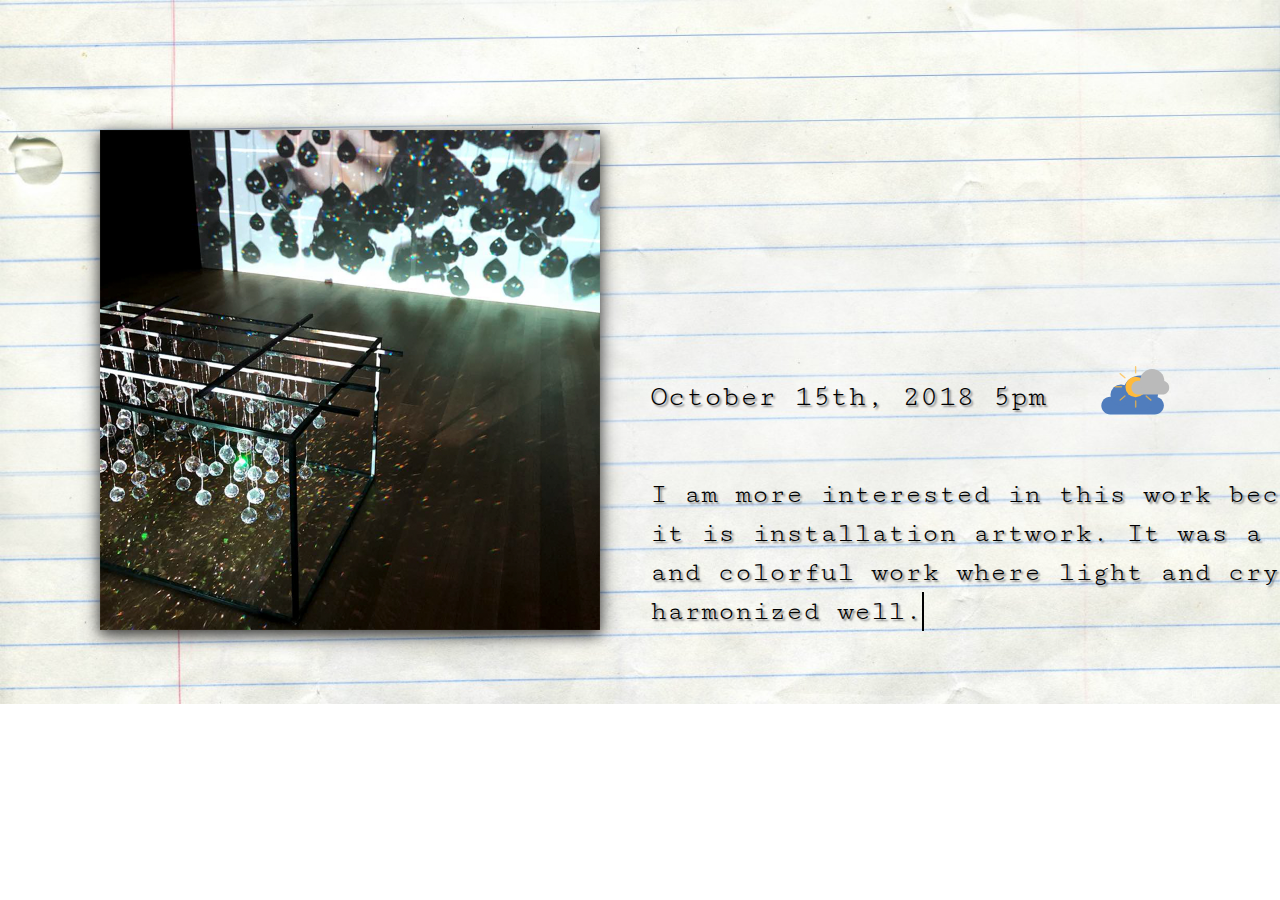
<file: html/hours/5pm.html>
<html>
<head>
<link rel="stylesheet" href="5pm.css">
    
<link href="https://fonts.googleapis.com/css?family=Cutive+Mono" rel="stylesheet">
    

</head>
    
<body>

<div class="note">
    
    <div class="one">
    
    <img src="7.png" alt="1" width="500">
    
    </div>
    
    <!-- Cloudy with sun -->
        <div class="element">
          <svg version="1.1" id="Layer_1" xmlns="http://www.w3.org/2000/svg" xmlns:xlink="http://www.w3.org/1999/xlink" x="0px" y="0px" viewBox="0 0 61.7 42.8" style="enable-background:new 0 0 61.7 42.8;" xml:space="preserve">
            <g id="Cloud_3">
      	      <g id="White_cloud_3">
      		      <path id="XMLID_24_" class="white" d="M47.2,42.8H7.9c-4.3,0-7.9-3.5-7.9-7.9l0,0C0,30.5,3.5,27,7.9,27h39.4c4.3,0,7.9,3.5,7.9,7.9 v0C55.1,39.2,51.6,42.8,47.2,42.8z"/>
      		      <circle id="XMLID_23_" class="white" cx="17.4" cy="25.5" r="9.3"/>
      		      <circle id="XMLID_22_" class="white" cx="34.5" cy="23.9" r="15.6"/>
                <animateTransform attributeName="transform"
                  attributeType="XML"
                  dur="6s"
                  keyTimes="0;0.5;1"
                  repeatCount="indefinite"
                  type="translate"
                  values="0;5;0"
                  calcMode="linear">
                </animateTransform>
      	      </g>
      	      <g id="Sun_3">
      		      <circle id="XMLID_30_" class="yellow" cx="31.4" cy="18.5" r="9"/>
                <g>
      		        <path id="XMLID_31_" class="yellow" d="M31.4,6.6L31.4,6.6c-0.4,0-0.6-0.3-0.6-0.6V0.6C30.8,0.3,31,0,31.3,0l0.1,0 C31.7,0,32,0.3,32,0.6v5.5C32,6.4,31.7,6.6,31.4,6.6z"/>
      		        <path id="XMLID_34_" class="yellow" d="M31.4,30.1L31.4,30.1c-0.4,0-0.6,0.3-0.6,0.6v5.5c0,0.3,0.3,0.6,0.6,0.6h0.1 c0.3,0,0.6-0.3,0.6-0.6v-5.5C32,30.4,31.7,30.1,31.4,30.1z"/>
      		        <path id="XMLID_35_" class="yellow" d="M19.6,18.3L19.6,18.3c0,0.4-0.3,0.6-0.6,0.6h-5.5c-0.3,0-0.6-0.3-0.6-0.6v-0.1 c0-0.3,0.3-0.6,0.6-0.6H19C19.3,17.8,19.6,18,19.6,18.3z"/>
      		        <path id="XMLID_33_" class="yellow" d="M43.1,18.3L43.1,18.3c0,0.4,0.3,0.6,0.6,0.6h5.5c0.3,0,0.6-0.3,0.6-0.6v-0.1 c0-0.3-0.3-0.6-0.6-0.6h-5.5C43.4,17.8,43.1,18,43.1,18.3z"/>
      		        <path id="XMLID_37_" class="yellow" d="M22.4,26L22.4,26c0.3,0.3,0.2,0.7,0,0.9l-4.2,3.6c-0.2,0.2-0.6,0.2-0.8-0.1l-0.1-0.1 c-0.2-0.2-0.2-0.6,0.1-0.8l4.2-3.6C21.9,25.8,22.2,25.8,22.4,26z"/>
      		        <path id="XMLID_36_" class="yellow" d="M40.3,10.7L40.3,10.7c0.3,0.3,0.6,0.3,0.8,0.1l4.2-3.6c0.2-0.2,0.3-0.6,0.1-0.8l-0.1-0.1 c-0.2-0.2-0.6-0.3-0.8-0.1l-4.2,3.6C40.1,10.1,40,10.5,40.3,10.7z"/>
      		        <path id="XMLID_39_" class="yellow" d="M22.4,10.8L22.4,10.8c0.3-0.3,0.2-0.7,0-0.9l-4.2-3.6c-0.2-0.2-0.6-0.2-0.8,0.1l-0.1,0.1 c-0.2,0.2-0.2,0.6,0.1,0.8l4.2,3.6C21.9,11,22.2,11,22.4,10.8z"/>
      		        <path id="XMLID_38_" class="yellow" d="M40.3,26.1L40.3,26.1c0.3-0.3,0.6-0.3,0.8-0.1l4.2,3.6c0.2,0.2,0.3,0.6,0.1,0.8l-0.1,0.1 c-0.2,0.2-0.6,0.3-0.8,0.1l-4.2-3.6C40.1,26.7,40,26.3,40.3,26.1z"/>
                  <animate attributeType="CSS"
                    attributeName="opacity"
                    attributeType="XML"
                    dur="0.5s"
                    keyTimes="0;0.5;1"
                    repeatCount="indefinite"
                    values="1;0.6;1"
                    calcMode="linear"/>
      	        </g>
              </g>
              <animateTransform attributeName="transform"
                attributeType="XML"
                dur="2s"
                keyTimes="0;1"
                repeatCount="indefinite"
                type="scale"
                values="1;1"
                calcMode="linear">
              </animateTransform>
      	     </g>
      	     <g id="Gray_cloud_3">
      		    <path id="XMLID_20_" class="gray" d="M55.7,25.1H34.4c-3.3,0-6-2.7-6-6v0c0-3.3,2.7-6,6-6h21.3c3.3,0,6,2.7,6,6v0 C61.7,22.4,59,25.1,55.7,25.1z"/>
      		    <circle id="XMLID_19_" class="gray" cx="46.7" cy="13.4" r="10.7"/>
              <animateTransform attributeName="transform"
                attributeType="XML"
                dur="6s"
                keyTimes="0;0.5;1"
                repeatCount="indefinite"
                type="translate"
                values="0;-3;0"
                calcMode="linear">
              </animateTransform>
      	     </g>
           </g>
          </svg>
        </div>
   
    
    <p class="date">
      October 15th, 2018  5pm 
    </p> 
    
    <div class="caption">
    I am more interested in this work because it is installation artwork. It was a simple and colorful work where light and crystal 
    <p class="typing"> harmonized well.</p>
    
    
    
    <div class="button">
  
        <!-- Wireframe 'sketch' buttons -->
        <a href="../index.html" class="btn"><span class="backbutton">back</span>
        </a>
  
    </div>
    
    
  
    

    
</div>
    
    <div class="instagram">    
<a href="https://www.instagram.com/christydaily_1015/" class="c-link c-link--instagram c-tooltip" aria-label="Instagram" target="_blank">
    <svg class="c-icon"><use xlink:href="#icon--instagram"></use></svg>
</a>

<svg style="display: none">
    <symbol id="icon--instagram" viewBox="0 0 24 24">
        <path d="M7.8,2H16.2C19.4,2 22,4.6 22,7.8V16.2A5.8,5.8 0 0,1 16.2,22H7.8C4.6,22 2,19.4 2,16.2V7.8A5.8,5.8 0 0,1 7.8,2M7.6,4A3.6,3.6 0 0,0 4,7.6V16.4C4,18.39 5.61,20 7.6,20H16.4A3.6,3.6 0 0,0 20,16.4V7.6C20,5.61 18.39,4 16.4,4H7.6M17.25,5.5A1.25,1.25 0 0,1 18.5,6.75A1.25,1.25 0 0,1 17.25,8A1.25,1.25 0 0,1 16,6.75A1.25,1.25 0 0,1 17.25,5.5M12,7A5,5 0 0,1 17,12A5,5 0 0,1 12,17A5,5 0 0,1 7,12A5,5 0 0,1 12,7M12,9A3,3 0 0,0 9,12A3,3 0 0,0 12,15A3,3 0 0,0 15,12A3,3 0 0,0 12,9Z" />
    </symbol>

</svg>

</div>

    
</body>

</html>
</file>
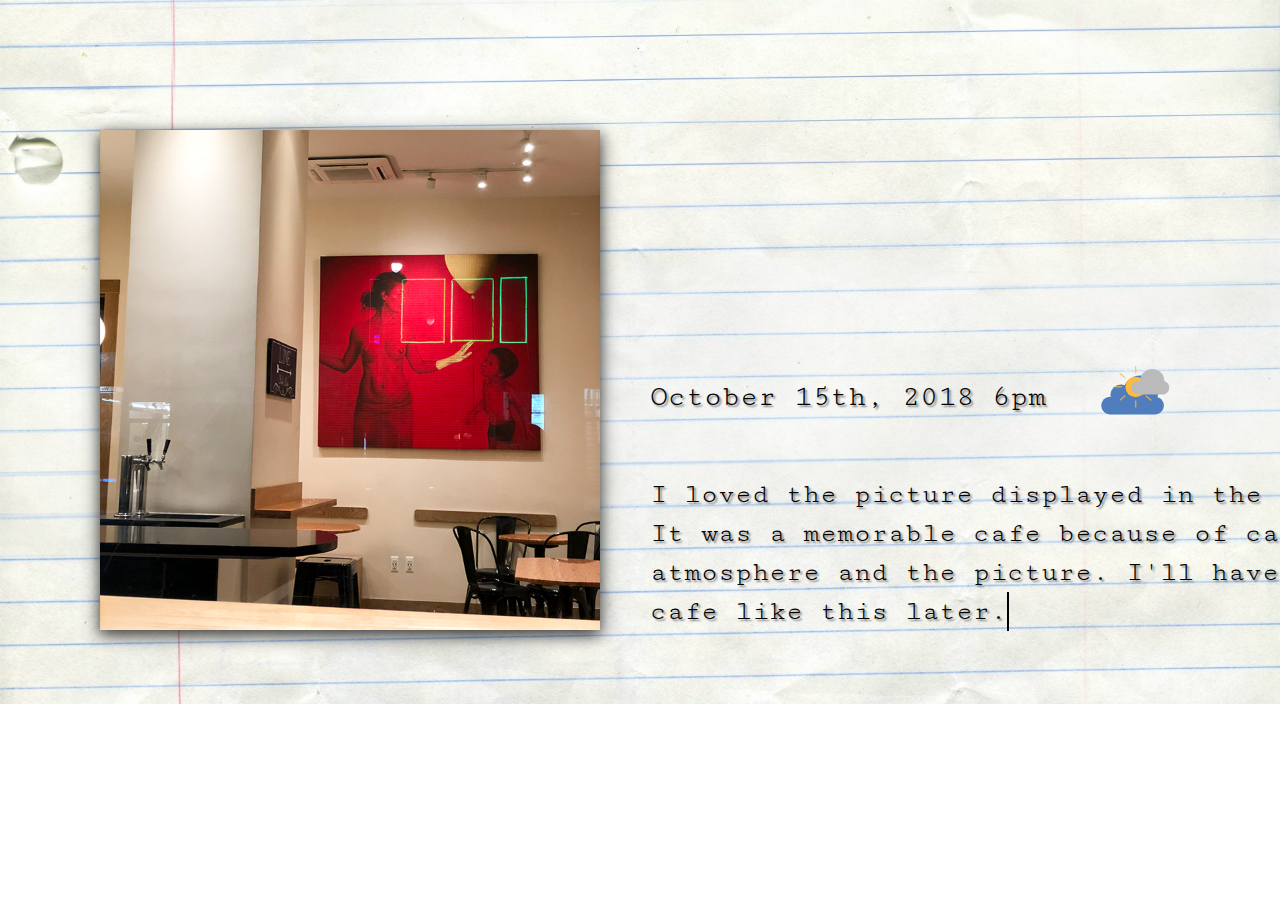
<file: html/hours/6pm.html>
<html>
<head>
<link rel="stylesheet" href="6pm.css">
    
<link href="https://fonts.googleapis.com/css?family=Cutive+Mono" rel="stylesheet">
    

</head>
    
<body>

<div class="note">
    
    <div class="one">
    
    <img src="8.png" alt="1" width="500">
    
    </div>
    
    <!-- Cloudy with sun -->
        <div class="element">
          <svg version="1.1" id="Layer_1" xmlns="http://www.w3.org/2000/svg" xmlns:xlink="http://www.w3.org/1999/xlink" x="0px" y="0px" viewBox="0 0 61.7 42.8" style="enable-background:new 0 0 61.7 42.8;" xml:space="preserve">
            <g id="Cloud_3">
      	      <g id="White_cloud_3">
      		      <path id="XMLID_24_" class="white" d="M47.2,42.8H7.9c-4.3,0-7.9-3.5-7.9-7.9l0,0C0,30.5,3.5,27,7.9,27h39.4c4.3,0,7.9,3.5,7.9,7.9 v0C55.1,39.2,51.6,42.8,47.2,42.8z"/>
      		      <circle id="XMLID_23_" class="white" cx="17.4" cy="25.5" r="9.3"/>
      		      <circle id="XMLID_22_" class="white" cx="34.5" cy="23.9" r="15.6"/>
                <animateTransform attributeName="transform"
                  attributeType="XML"
                  dur="6s"
                  keyTimes="0;0.5;1"
                  repeatCount="indefinite"
                  type="translate"
                  values="0;5;0"
                  calcMode="linear">
                </animateTransform>
      	      </g>
      	      <g id="Sun_3">
      		      <circle id="XMLID_30_" class="yellow" cx="31.4" cy="18.5" r="9"/>
                <g>
      		        <path id="XMLID_31_" class="yellow" d="M31.4,6.6L31.4,6.6c-0.4,0-0.6-0.3-0.6-0.6V0.6C30.8,0.3,31,0,31.3,0l0.1,0 C31.7,0,32,0.3,32,0.6v5.5C32,6.4,31.7,6.6,31.4,6.6z"/>
      		        <path id="XMLID_34_" class="yellow" d="M31.4,30.1L31.4,30.1c-0.4,0-0.6,0.3-0.6,0.6v5.5c0,0.3,0.3,0.6,0.6,0.6h0.1 c0.3,0,0.6-0.3,0.6-0.6v-5.5C32,30.4,31.7,30.1,31.4,30.1z"/>
      		        <path id="XMLID_35_" class="yellow" d="M19.6,18.3L19.6,18.3c0,0.4-0.3,0.6-0.6,0.6h-5.5c-0.3,0-0.6-0.3-0.6-0.6v-0.1 c0-0.3,0.3-0.6,0.6-0.6H19C19.3,17.8,19.6,18,19.6,18.3z"/>
      		        <path id="XMLID_33_" class="yellow" d="M43.1,18.3L43.1,18.3c0,0.4,0.3,0.6,0.6,0.6h5.5c0.3,0,0.6-0.3,0.6-0.6v-0.1 c0-0.3-0.3-0.6-0.6-0.6h-5.5C43.4,17.8,43.1,18,43.1,18.3z"/>
      		        <path id="XMLID_37_" class="yellow" d="M22.4,26L22.4,26c0.3,0.3,0.2,0.7,0,0.9l-4.2,3.6c-0.2,0.2-0.6,0.2-0.8-0.1l-0.1-0.1 c-0.2-0.2-0.2-0.6,0.1-0.8l4.2-3.6C21.9,25.8,22.2,25.8,22.4,26z"/>
      		        <path id="XMLID_36_" class="yellow" d="M40.3,10.7L40.3,10.7c0.3,0.3,0.6,0.3,0.8,0.1l4.2-3.6c0.2-0.2,0.3-0.6,0.1-0.8l-0.1-0.1 c-0.2-0.2-0.6-0.3-0.8-0.1l-4.2,3.6C40.1,10.1,40,10.5,40.3,10.7z"/>
      		        <path id="XMLID_39_" class="yellow" d="M22.4,10.8L22.4,10.8c0.3-0.3,0.2-0.7,0-0.9l-4.2-3.6c-0.2-0.2-0.6-0.2-0.8,0.1l-0.1,0.1 c-0.2,0.2-0.2,0.6,0.1,0.8l4.2,3.6C21.9,11,22.2,11,22.4,10.8z"/>
      		        <path id="XMLID_38_" class="yellow" d="M40.3,26.1L40.3,26.1c0.3-0.3,0.6-0.3,0.8-0.1l4.2,3.6c0.2,0.2,0.3,0.6,0.1,0.8l-0.1,0.1 c-0.2,0.2-0.6,0.3-0.8,0.1l-4.2-3.6C40.1,26.7,40,26.3,40.3,26.1z"/>
                  <animate attributeType="CSS"
                    attributeName="opacity"
                    attributeType="XML"
                    dur="0.5s"
                    keyTimes="0;0.5;1"
                    repeatCount="indefinite"
                    values="1;0.6;1"
                    calcMode="linear"/>
      	        </g>
              </g>
              <animateTransform attributeName="transform"
                attributeType="XML"
                dur="2s"
                keyTimes="0;1"
                repeatCount="indefinite"
                type="scale"
                values="1;1"
                calcMode="linear">
              </animateTransform>
      	     </g>
      	     <g id="Gray_cloud_3">
      		    <path id="XMLID_20_" class="gray" d="M55.7,25.1H34.4c-3.3,0-6-2.7-6-6v0c0-3.3,2.7-6,6-6h21.3c3.3,0,6,2.7,6,6v0 C61.7,22.4,59,25.1,55.7,25.1z"/>
      		    <circle id="XMLID_19_" class="gray" cx="46.7" cy="13.4" r="10.7"/>
              <animateTransform attributeName="transform"
                attributeType="XML"
                dur="6s"
                keyTimes="0;0.5;1"
                repeatCount="indefinite"
                type="translate"
                values="0;-3;0"
                calcMode="linear">
              </animateTransform>
      	     </g>
           </g>
          </svg>
        </div>
   
    
    <p class="date">
      October 15th, 2018  6pm 
    </p> 
    
    <div class="caption">
    I loved the picture displayed in the cafe. It was a memorable cafe because of cafe’s atmosphere and the picture.  I'll have a  
    <p class="typing">cafe like this later.</p>
    
    
    
    <div class="button">
  
        <!-- Wireframe 'sketch' buttons -->
        <a href="../index.html" class="btn"><span class="backbutton">back</span>
        </a>
  
    </div>
    
    
  
    

    
</div>
    <div class="instagram">    
<a href="https://www.instagram.com/christydaily_1015/" class="c-link c-link--instagram c-tooltip" aria-label="Instagram" target="_blank">
    <svg class="c-icon"><use xlink:href="#icon--instagram"></use></svg>
</a>

<svg style="display: none">
    <symbol id="icon--instagram" viewBox="0 0 24 24">
        <path d="M7.8,2H16.2C19.4,2 22,4.6 22,7.8V16.2A5.8,5.8 0 0,1 16.2,22H7.8C4.6,22 2,19.4 2,16.2V7.8A5.8,5.8 0 0,1 7.8,2M7.6,4A3.6,3.6 0 0,0 4,7.6V16.4C4,18.39 5.61,20 7.6,20H16.4A3.6,3.6 0 0,0 20,16.4V7.6C20,5.61 18.39,4 16.4,4H7.6M17.25,5.5A1.25,1.25 0 0,1 18.5,6.75A1.25,1.25 0 0,1 17.25,8A1.25,1.25 0 0,1 16,6.75A1.25,1.25 0 0,1 17.25,5.5M12,7A5,5 0 0,1 17,12A5,5 0 0,1 12,17A5,5 0 0,1 7,12A5,5 0 0,1 12,7M12,9A3,3 0 0,0 9,12A3,3 0 0,0 12,15A3,3 0 0,0 15,12A3,3 0 0,0 12,9Z" />
    </symbol>

</svg>

</div>

    
</body>

</html>
</file>
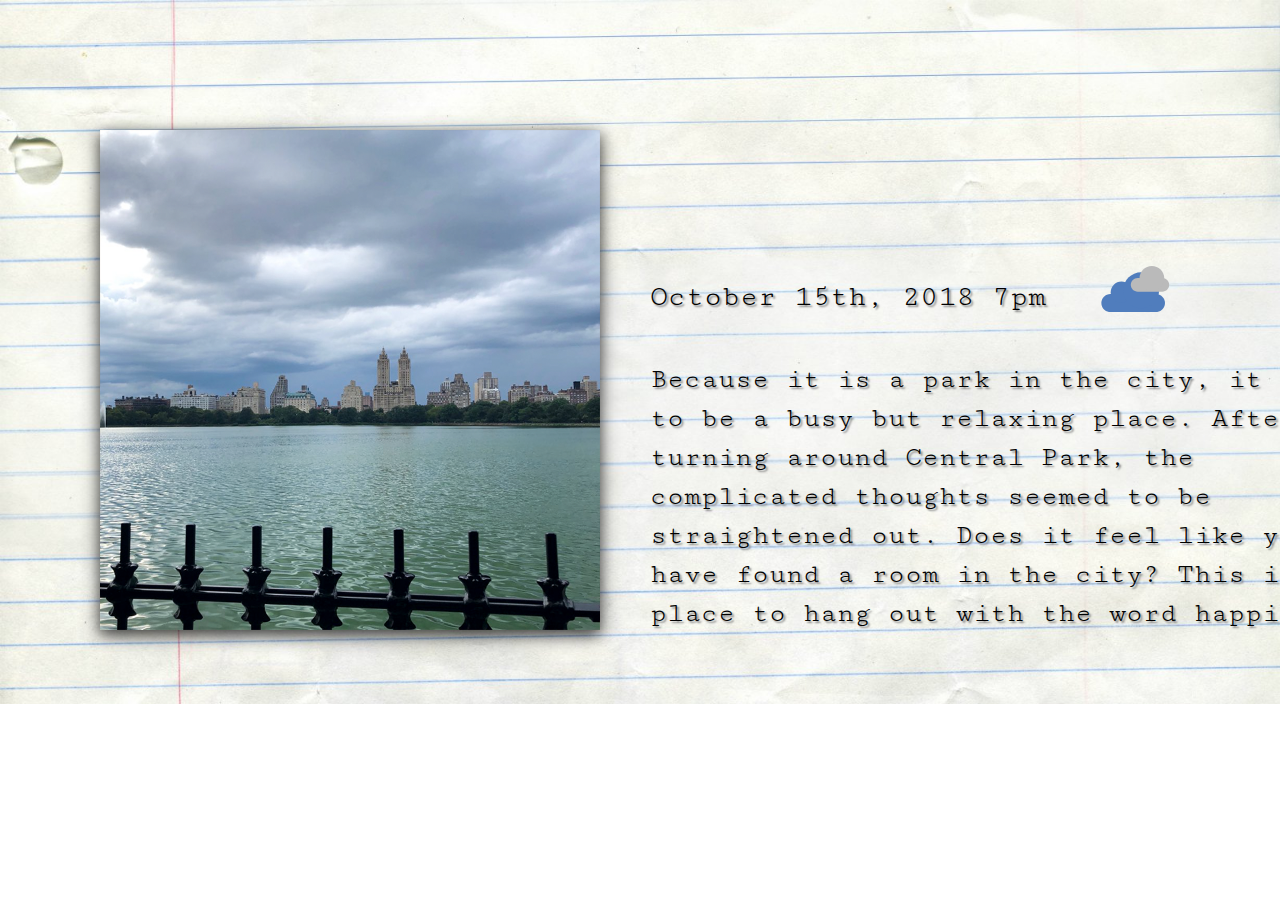
<file: html/hours/7pm.html>
<html>
<head>
<link rel="stylesheet" href="7pm.css">
    
<link href="https://fonts.googleapis.com/css?family=Cutive+Mono" rel="stylesheet">
    

</head>
    
<body>

<div class="note">
    
    <div class="one">
    
    <img src="9.png" alt="1" width="500">
    
    </div>
    
    <!-- Cloudy -->
        <div class="element">
          <svg version="1.1" id="Layer_1" xmlns="http://www.w3.org/2000/svg" xmlns:xlink="http://www.w3.org/1999/xlink" x="0px" y="0px" viewBox="0 0 60.7 40" style="enable-background:new 0 0 60.7 40;" xml:space="preserve">
            <g id="Cloud_1">
  	          <g id="White_cloud_1">
  		          <path id="XMLID_2_" class="white" d="M47.2,40H7.9C3.5,40,0,36.5,0,32.1l0,0c0-4.3,3.5-7.9,7.9-7.9h39.4c4.3,0,7.9,3.5,7.9,7.9v0 C55.1,36.5,51.6,40,47.2,40z"/>
  		          <circle id="XMLID_3_" class="white" cx="17.4" cy="22.8" r="9.3"/>
  		          <circle id="XMLID_4_" class="white" cx="34.5" cy="21.1" r="15.6"/>
                <animateTransform attributeName="transform"
                  attributeType="XML"
                  dur="6s"
                  keyTimes="0;0.5;1"
                  repeatCount="indefinite"
                  type="translate"
                  values="0;5;0"
                  calcMode="linear">
                </animateTransform>
  	          </g>
  	          <g id="Gray_cloud_1">
  		          <path id="XMLID_6_" class="gray" d="M54.7,22.3H33.4c-3.3,0-6-2.7-6-6v0c0-3.3,2.7-6,6-6h21.3c3.3,0,6,2.7,6,6v0 C60.7,19.6,58,22.3,54.7,22.3z"/>
  		          <circle id="XMLID_7_" class="gray" cx="45.7" cy="10.7" r="10.7"/>
                <animateTransform attributeName="transform"
                  attributeType="XML"
                  dur="6s"
                  keyTimes="0;0.5;1"
                  repeatCount="indefinite"
                  type="translate"
                  values="0;-3;0"
                  calcMode="linear">
                </animateTransform>
  	          </g>
            </g>
          </svg>
        </div>
   
    
    <p class="date">
      October 15th, 2018  7pm 
    </p> 
    
    <div class="caption">
    Because it is a park in the city, it seems to be a busy but relaxing place. After turning around Central Park, the complicated thoughts seemed to be straightened out. Does it feel like you have found a room in the city? This is a  
    <p class="typing">place to hang out with the word happiness.</p>
    
    
    
    <div class="button">
  
        <!-- Wireframe 'sketch' buttons -->
        <a href="../index.html" class="btn"><span class="backbutton">back</span>
        </a>
  
    </div>
    
    
  
    

    
</div>
    
    <div class="instagram">    
<a href="https://www.instagram.com/christydaily_1015/" class="c-link c-link--instagram c-tooltip" aria-label="Instagram" target="_blank">
    <svg class="c-icon"><use xlink:href="#icon--instagram"></use></svg>
</a>

<svg style="display: none">
    <symbol id="icon--instagram" viewBox="0 0 24 24">
        <path d="M7.8,2H16.2C19.4,2 22,4.6 22,7.8V16.2A5.8,5.8 0 0,1 16.2,22H7.8C4.6,22 2,19.4 2,16.2V7.8A5.8,5.8 0 0,1 7.8,2M7.6,4A3.6,3.6 0 0,0 4,7.6V16.4C4,18.39 5.61,20 7.6,20H16.4A3.6,3.6 0 0,0 20,16.4V7.6C20,5.61 18.39,4 16.4,4H7.6M17.25,5.5A1.25,1.25 0 0,1 18.5,6.75A1.25,1.25 0 0,1 17.25,8A1.25,1.25 0 0,1 16,6.75A1.25,1.25 0 0,1 17.25,5.5M12,7A5,5 0 0,1 17,12A5,5 0 0,1 12,17A5,5 0 0,1 7,12A5,5 0 0,1 12,7M12,9A3,3 0 0,0 9,12A3,3 0 0,0 12,15A3,3 0 0,0 15,12A3,3 0 0,0 12,9Z" />
    </symbol>

</svg>

</div>
    
    </div>

    
</body>

</html>
</file>
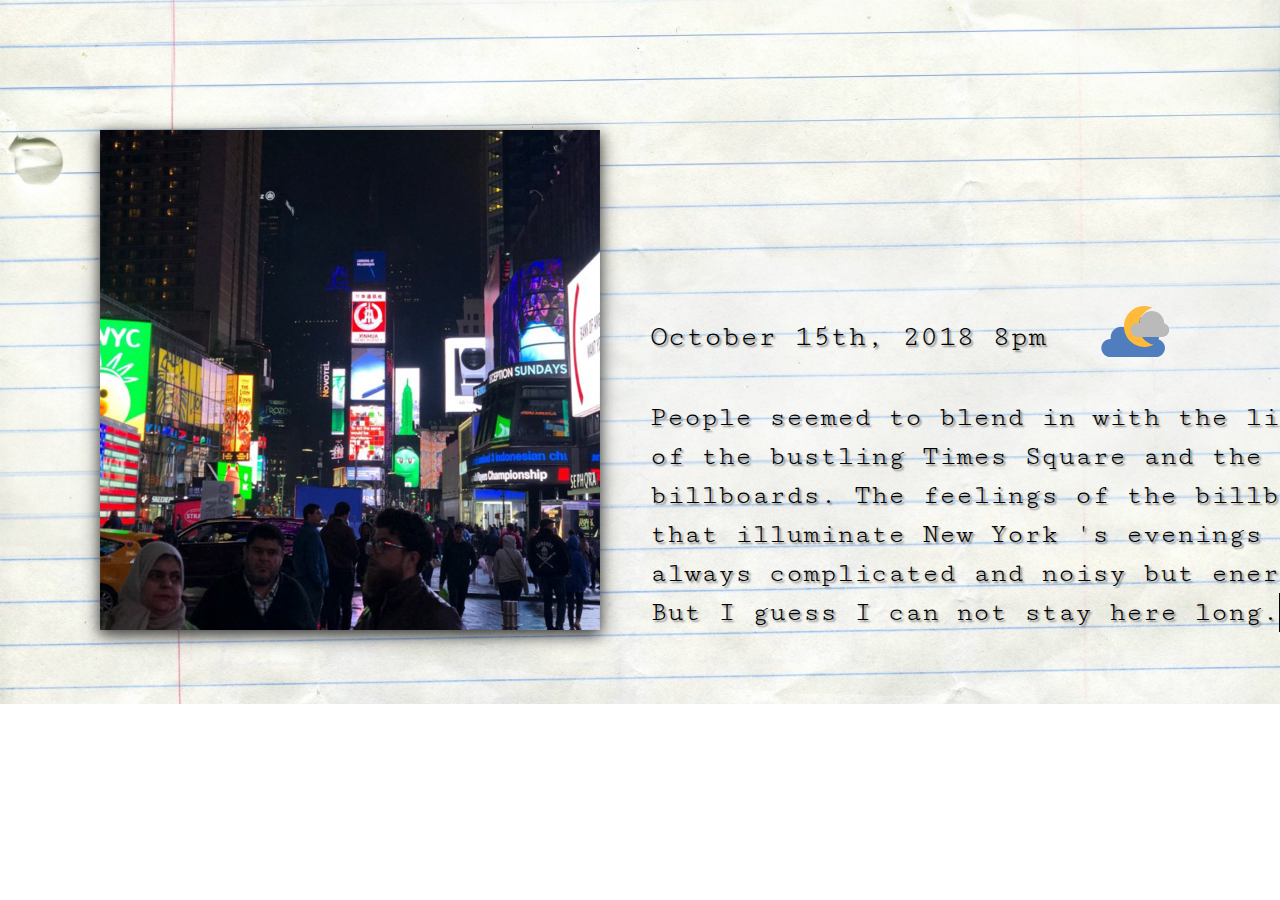
<file: html/hours/8pm.html>
<html>
<head>
<link rel="stylesheet" href="8pm.css">
    
<link href="https://fonts.googleapis.com/css?family=Cutive+Mono" rel="stylesheet">
    

</head>
    
<body>

<div class="note">
    
    <div class="one">
    
    <img src="10.png" alt="1" width="500">
    
    </div>
    
    <!-- Cloudy with moon -->
        <div class="element">
          <svg version="1.1" id="Layer_1" xmlns="http://www.w3.org/2000/svg" xmlns:xlink="http://www.w3.org/1999/xlink" x="0px" y="0px" viewBox="0 0 60.7 44.4" style="enable-background:new 0 0 60.7 44.4;" xml:space="preserve">
            <g id="Cloud_5">
    	        <g id="White_cloud_5">
    		        <path id="XMLID_49_" class="white" d="M47.2,44.4H7.9c-4.3,0-7.9-3.5-7.9-7.9l0,0c0-4.3,3.5-7.9,7.9-7.9h39.4c4.3,0,7.9,3.5,7.9,7.9 v0C55.1,40.9,51.6,44.4,47.2,44.4z"/>
    		        <circle id="XMLID_48_" class="white" cx="17.4" cy="27.2" r="9.3"/>
    		        <circle id="XMLID_47_" class="white" cx="34.5" cy="25.5" r="15.6"/>
                <animateTransform attributeName="transform"
                  attributeType="XML"
                  dur="6s"
                  keyTimes="0;0.5;1"
                  repeatCount="indefinite"
                  type="translate"
                  values="0;5;0"
                  calcMode="linear">
                </animateTransform>
    	        </g>
    	        <path id="Moon_5" class="yellow" d="M33.6,17.9c-0.2-7.7,4.9-14.4,12-16.4c-2.3-1-4.9-1.5-7.6-1.5c-9.8,0.3-17.5,8.5-17.2,18.3 c0.3,9.8,8.5,17.5,18.3,17.2c2.7-0.1,5.2-0.8,7.5-1.9C39.3,32,33.8,25.6,33.6,17.9z"/>
    	        <g id="Gray_cloud_5">
    		        <path id="XMLID_45_" class="gray" d="M54.7,26.8H33.4c-3.3,0-6-2.7-6-6v0c0-3.3,2.7-6,6-6h21.3c3.3,0,6,2.7,6,6v0 C60.7,24.1,58,26.8,54.7,26.8z"/>
    		        <circle id="XMLID_43_" class="gray" cx="45.7" cy="15.1" r="10.7"/>
                <animateTransform attributeName="transform"
                  attributeType="XML"
                  dur="6s"
                  keyTimes="0;0.5;1"
                  repeatCount="indefinite"
                  type="translate"
                  values="0;-3;0"
                  calcMode="linear">
                </animateTransform>
    	        </g>
            </g>
          </svg>
        </div>
   
    
    <p class="date">
      October 15th, 2018  8pm 
    </p> 
    
    <div class="caption">
    People seemed to blend in with the lights of the bustling Times Square and the billboards. The feelings of the billboards that illuminate New York 's evenings are always complicated and noisy but energetic.  
    <p class="typing">But I guess I can not stay here long.</p>
    
    
    
    <div class="button">
  
        <!-- Wireframe 'sketch' buttons -->
        <a href="../index.html" class="btn"><span class="backbutton">back</span>
        </a>
  
    </div>
    
    
  
    

    
</div>
    
    <div class="instagram">    
<a href="https://www.instagram.com/christydaily_1015/" class="c-link c-link--instagram c-tooltip" aria-label="Instagram" target="_blank">
    <svg class="c-icon"><use xlink:href="#icon--instagram"></use></svg>
</a>

<svg style="display: none">
    <symbol id="icon--instagram" viewBox="0 0 24 24">
        <path d="M7.8,2H16.2C19.4,2 22,4.6 22,7.8V16.2A5.8,5.8 0 0,1 16.2,22H7.8C4.6,22 2,19.4 2,16.2V7.8A5.8,5.8 0 0,1 7.8,2M7.6,4A3.6,3.6 0 0,0 4,7.6V16.4C4,18.39 5.61,20 7.6,20H16.4A3.6,3.6 0 0,0 20,16.4V7.6C20,5.61 18.39,4 16.4,4H7.6M17.25,5.5A1.25,1.25 0 0,1 18.5,6.75A1.25,1.25 0 0,1 17.25,8A1.25,1.25 0 0,1 16,6.75A1.25,1.25 0 0,1 17.25,5.5M12,7A5,5 0 0,1 17,12A5,5 0 0,1 12,17A5,5 0 0,1 7,12A5,5 0 0,1 12,7M12,9A3,3 0 0,0 9,12A3,3 0 0,0 12,15A3,3 0 0,0 15,12A3,3 0 0,0 12,9Z" />
    </symbol>

</svg>

</div>
    
    </div>

    
</body>

</html>
</file>
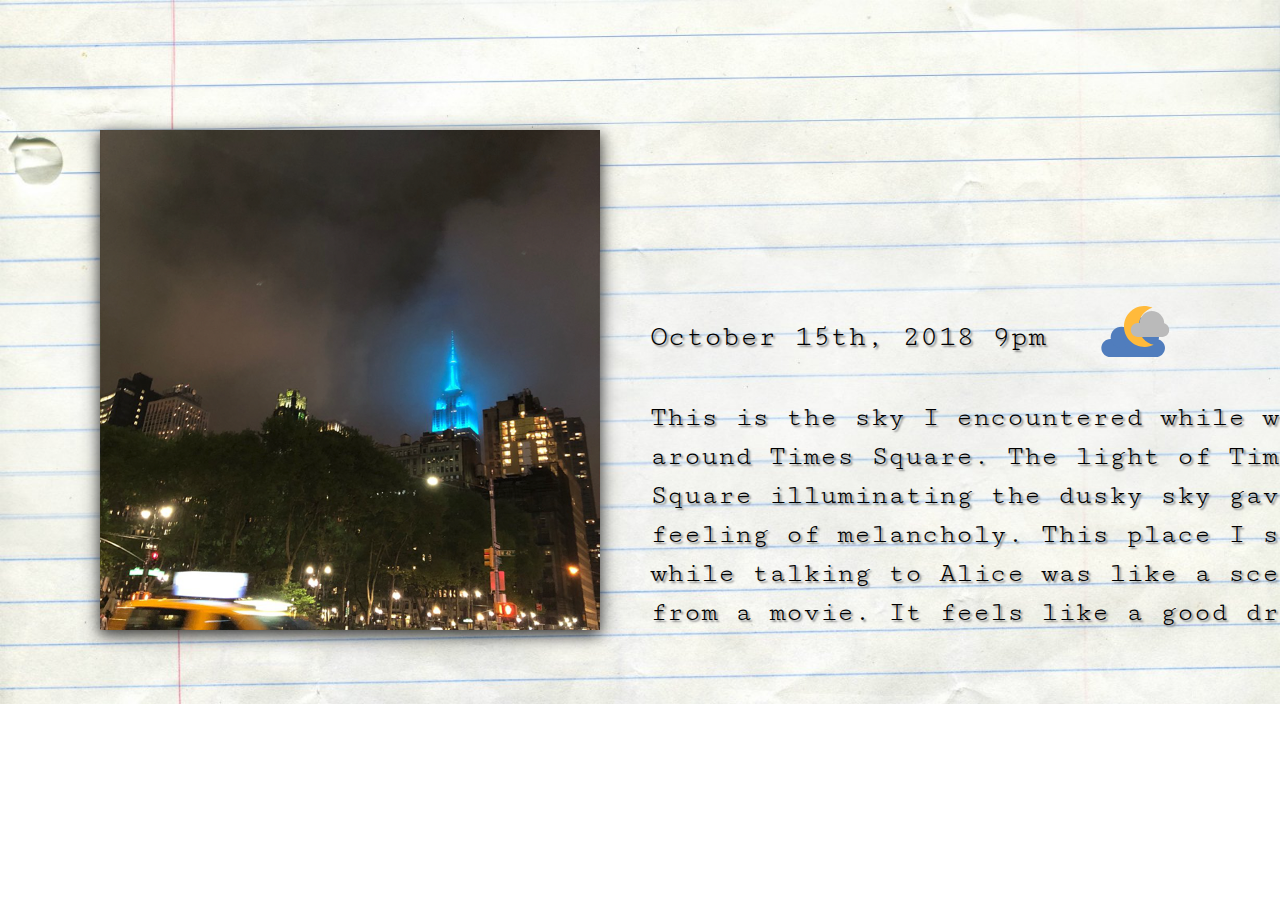
<file: html/hours/9pm.html>
<html>
<head>
<link rel="stylesheet" href="9pm.css">
    
<link href="https://fonts.googleapis.com/css?family=Cutive+Mono" rel="stylesheet">
    

</head>
    
<body>

<div class="note">
    
    <div class="one">
    
    <img src="11.png" alt="1" width="500">
    
    </div>
    
    <!-- Cloudy with moon -->
        <div class="element">
          <svg version="1.1" id="Layer_1" xmlns="http://www.w3.org/2000/svg" xmlns:xlink="http://www.w3.org/1999/xlink" x="0px" y="0px" viewBox="0 0 60.7 44.4" style="enable-background:new 0 0 60.7 44.4;" xml:space="preserve">
            <g id="Cloud_5">
    	        <g id="White_cloud_5">
    		        <path id="XMLID_49_" class="white" d="M47.2,44.4H7.9c-4.3,0-7.9-3.5-7.9-7.9l0,0c0-4.3,3.5-7.9,7.9-7.9h39.4c4.3,0,7.9,3.5,7.9,7.9 v0C55.1,40.9,51.6,44.4,47.2,44.4z"/>
    		        <circle id="XMLID_48_" class="white" cx="17.4" cy="27.2" r="9.3"/>
    		        <circle id="XMLID_47_" class="white" cx="34.5" cy="25.5" r="15.6"/>
                <animateTransform attributeName="transform"
                  attributeType="XML"
                  dur="6s"
                  keyTimes="0;0.5;1"
                  repeatCount="indefinite"
                  type="translate"
                  values="0;5;0"
                  calcMode="linear">
                </animateTransform>
    	        </g>
    	        <path id="Moon_5" class="yellow" d="M33.6,17.9c-0.2-7.7,4.9-14.4,12-16.4c-2.3-1-4.9-1.5-7.6-1.5c-9.8,0.3-17.5,8.5-17.2,18.3 c0.3,9.8,8.5,17.5,18.3,17.2c2.7-0.1,5.2-0.8,7.5-1.9C39.3,32,33.8,25.6,33.6,17.9z"/>
    	        <g id="Gray_cloud_5">
    		        <path id="XMLID_45_" class="gray" d="M54.7,26.8H33.4c-3.3,0-6-2.7-6-6v0c0-3.3,2.7-6,6-6h21.3c3.3,0,6,2.7,6,6v0 C60.7,24.1,58,26.8,54.7,26.8z"/>
    		        <circle id="XMLID_43_" class="gray" cx="45.7" cy="15.1" r="10.7"/>
                <animateTransform attributeName="transform"
                  attributeType="XML"
                  dur="6s"
                  keyTimes="0;0.5;1"
                  repeatCount="indefinite"
                  type="translate"
                  values="0;-3;0"
                  calcMode="linear">
                </animateTransform>
    	        </g>
            </g>
          </svg>
        </div>
   
    
    <p class="date">
      October 15th, 2018  9pm 
    </p> 
    
    <div class="caption">
    This is the sky I encountered while walking around Times Square. The light of Times Square illuminating the dusky sky gave a feeling of melancholy. This place I saw while talking to Alice was like a scene  
    <p class="typing">from a movie. It feels like a good dream.</p>
    
    
    
    <div class="button">
  
        <!-- Wireframe 'sketch' buttons -->
        <a href="../index.html" class="btn"><span class="backbutton">back</span>
        </a>
  
    </div>
    
    
  
    

    
</div>
    
    <div class="instagram">    
<a href="https://www.instagram.com/christydaily_1015/" class="c-link c-link--instagram c-tooltip" aria-label="Instagram" target="_blank">
    <svg class="c-icon"><use xlink:href="#icon--instagram"></use></svg>
</a>

<svg style="display: none">
    <symbol id="icon--instagram" viewBox="0 0 24 24">
        <path d="M7.8,2H16.2C19.4,2 22,4.6 22,7.8V16.2A5.8,5.8 0 0,1 16.2,22H7.8C4.6,22 2,19.4 2,16.2V7.8A5.8,5.8 0 0,1 7.8,2M7.6,4A3.6,3.6 0 0,0 4,7.6V16.4C4,18.39 5.61,20 7.6,20H16.4A3.6,3.6 0 0,0 20,16.4V7.6C20,5.61 18.39,4 16.4,4H7.6M17.25,5.5A1.25,1.25 0 0,1 18.5,6.75A1.25,1.25 0 0,1 17.25,8A1.25,1.25 0 0,1 16,6.75A1.25,1.25 0 0,1 17.25,5.5M12,7A5,5 0 0,1 17,12A5,5 0 0,1 12,17A5,5 0 0,1 7,12A5,5 0 0,1 12,7M12,9A3,3 0 0,0 9,12A3,3 0 0,0 12,15A3,3 0 0,0 15,12A3,3 0 0,0 12,9Z" />
    </symbol>

</svg>

</div>
    
    
    </div>

    
</body>

</html>
</file>
<file: html/main.css>
body {
    margin: 0;
}
.note {
    position:relative;
    background-image: url(note.jpg);
    background-size:100%;
    height: 55vw;
    overflow: hidden;
    background-repeat: no-repeat; 
     
}

.logo {
    margin-top: 94px;
    margin-left: 580px;
    
    
}


* {
    box-sizing: border-box;
}

.grid {
    max-width: 900px;
    margin: 50px auto 0px auto;
}

.row {
    display: -ms-flexbox; /* IE10 */
    display: flex;
    -ms-flex-wrap: wrap; /* IE10 */
    flex-wrap: wrap;
    padding: 0 60px;
}

/* Create four equal columns that sits next to each other */
.column {
    -ms-flex: 25%; /* IE10 */
    flex: 25%;
    max-width: 25%;
    padding: 0 2px;
}

.column img {
    margin-top: 4px; 
    vertical-align: middle;
    width:100%;
}

/* Responsive layout - makes a two column-layout instead of four columns */
@media screen and (max-width: 800px) {
    .column {
        -ms-flex: 50%;
        flex: 50%;
        max-width: 50%;
    }
}

/* Responsive layout - makes the two columns stack on top of each other instead of next to each other */
@media screen and (max-width: 600px) {
    .column {
        -ms-flex: 100%;
        flex: 100%;
        max-width: 100%;
    }
}



.cover {
  position: relative;
}

.overlay {
  position: absolute;
  top: 4;
  bottom: 0;
  left: 0;
  right: 0;
  height: 97%;
  width: 100%;
  opacity: 0;
  transition: .5s ease;
  background-color: black;
}

.cover:hover .overlay {
  opacity: 0.8;
}

.text {
  color: white;
  font-size: 55px;
  font-family: 'Mr De Haviland', cursive;
  position: absolute;
  top: 50%;
  left: 50%;
  -webkit-transform: translate(-50%, -50%);
  -ms-transform: translate(-50%, -50%);
  transform: translate(-50%, -50%);
  text-align: center;
}

.heart {
    margin-left: 1050px;
    margin-top: -50px;
    transform:rotate(-20deg)
}
</file>
<file: html/hours/10pm.css>
body {
    margin: 0;
}
.note {
    position:relative;
    background-image: url(note%20copy.jpg);
    background-size:100%;
    height: 55vw;
    overflow: hidden;
    background-repeat: no-repeat;  
}

.one {
    margin-top: 130px; 
    margin-left: 100px;
}

img {
    box-shadow: 0 4px 12px 0 rgba(0, 0, 0, 0.5), 0 6px 20px 0 rgba(0, 0, 0, 0.5);
}

.date {
    left: 650px;
    top: 150px;
    font-size: 30px;
    font-family: 'Cutive Mono', monospace;
    position:absolute;
    text-shadow: 2px 2px 2px grey;
}

.caption {
    left: 650px;
    top: 240px;
    font-size: 28px;
    margin-right: 120px;
    line-height: 39px;
    font-family: 'Cutive Mono', monospace;
    position:absolute;
    text-shadow: 2px 2px 2px grey;
}

.typing { 
    font-size: 28px;
    font-family: 'Cutive Mono', monospace;
    border-right: .1em solid black;
    width: 17em; 
    width: 34ch;
    margin-top: 0px;
    margin-left: 0px;
    white-space: nowrap;
    overflow: hidden;
    -webkit-animation: typing 2s steps(21, end),
               blink-caret .5s step-end infinite alternate;
}

@-webkit-keyframes typing { from { width: 0; } }
@-webkit-keyframes blink-caret { 50% { border-color: transparent; } }




* {
  margin: 0;
  padding: 0;
 }

.element {
  height: 70px;
  width: 70px;
  margin-top: -484px;
  margin-left: 1100px;
 }

.container {
  display: flex;
  justify-content: center;
  flex-direction: column;
  align-items: center;
  height: 100vh;
  
 }

 .elements {
   display: flex;
   justify-content: center;
   flex-wrap: wrap;
   
 }

.white {fill:#507dbd}
.gray {fill:#bababa}
.yellow {fill:#ffba3b}



.backbutton {
  background: white;
  display: block;
  padding: 5px 15px;
  border-radius: 5px;
  border: 2px solid #000;
}
a:hover {
  box-shadow: 0 4px 0 #000, 0 4px 0px 4px #f8cd10;
}
a:active {
  top: 4px;
  padding-bottom: 0px;
  box-shadow: 0 1px 0 #000;
}
.btn {
  position: relative;
  float: left;
  font-size: 20px;
  font-family: courier;
  margin-right: 10px;
  margin-top: 75px;
  margin-left: 650px;
  color: #000;
  text-decoration: none;
  padding-bottom: 4px;
  border-radius: 5px;
  box-shadow: 0 2px 0 #000;
  transition: padding 0.1s, box-shadow 0.1s, top 0.1s;
  background-image: url('[data-uri]');
}

.instagram {
    display: flex;
    flex-wrap: wrap;
    align-items: center;
    align-content: center;
    margin-left: 100px;
    margin-top: 510px;
    font: 16px Roboto, sans-serif;
}

a {
    text-decoration: none;
    color: inherit;
}

.c-icon {
    width:  36px;
    height: 36px;
    fill: currentColor;
    transition: .2s;
}

.c-link--instagram:hover { color: #f8cd10 }

.c-link--instagram:hover::after { background: #f8cd10 }

.c-link {
    position: relative;
    color: #bbb;
}

.c-link:not(:last-of-type) {
    margin-right: 15px;
}

.c-tooltip::before,
.c-tooltip::after {
    display: block;
    position: absolute;
    left: 50%;
    transform: translate(-50%, -10px);
    opacity: 0;
    transition: .2s;
}

.c-tooltip::before {
    content: '';
    bottom: calc(100% + 2px);
    border: solid 5px transparent;
    border-top-color: currentColor;
}

.c-tooltip::after {
    content: attr(aria-label);
    bottom: calc(100% + 12px);
    padding: .61em .93em;
    font-size: .875rem;
    color: white;
    border-radius: 3px;
}

.c-tooltip:hover::before,
.c-tooltip:hover::after {
    opacity: 1;
    transform: translate(-50%);
}
</file>
<file: html/hours/11am.css>
body {
    margin: 0;
}
.note {
    position:relative;
    background-image: url(note%20copy.jpg);
    background-size:100%;
    height: 55vw;
    overflow: hidden;
    background-repeat: no-repeat;  
}

.one {
    margin-top: 130px; 
    margin-left: 100px;
}

img {
    box-shadow: 0 4px 12px 0 rgba(0, 0, 0, 0.5), 0 6px 20px 0 rgba(0, 0, 0, 0.5);
}

.date {
    left: 650px;
    top: 365px;
    font-size: 30px;
    font-family: 'Cutive Mono', monospace;
    position:absolute;
    text-shadow: 2px 2px 2px grey;
}

.caption {
    left: 650px;
    top: 450px;
    font-size: 28px;
    margin-right: 120px;
    line-height: 39px;
    font-family: 'Cutive Mono', monospace;
    position:absolute;
    text-shadow: 2px 2px 2px grey;
}

.typing { 
    font-size: 28px;
    font-family: 'Cutive Mono', monospace;
    border-right: .1em solid black;
    width: 17em; 
    width: 11ch;
    margin-top: 0px;
    margin-left: 0px;
    white-space: nowrap;
    overflow: hidden;
    -webkit-animation: typing 2s steps(21, end),
               blink-caret .5s step-end infinite alternate;
}

@-webkit-keyframes typing { from { width: 0; } }
@-webkit-keyframes blink-caret { 50% { border-color: transparent; } }




* {
  margin: 0;
  padding: 0;
 }

.element {
  height: 70px;
  width: 70px;
  margin-top: -274px;
  margin-left: 1100px;
 }

.container {
  display: flex;
  justify-content: center;
  flex-direction: column;
  align-items: center;
  height: 100vh;
  
 }

 .elements {
   display: flex;
   justify-content: center;
   flex-wrap: wrap;
   
 }

.white {fill:#507dbd}
.gray {fill:#bababa}
.yellow {fill:#ffba3b}



.backbutton {
  background: white;
  display: block;
  padding: 5px 15px;
  border-radius: 5px;
  border: 2px solid #000;
}
a:hover {
  box-shadow: 0 4px 0 #000, 0 4px 0px 4px #f8cd10;
}
a:active {
  top: 4px;
  padding-bottom: 0px;
  box-shadow: 0 1px 0 #000;
}
.btn {
  position: relative;
  float: left;
  font-size: 20px;
  font-family: courier;
  margin-right: 10px;
  margin-top: 100px;
  margin-left: 650px;
  color: #000;
  text-decoration: none;
  padding-bottom: 4px;
  border-radius: 5px;
  box-shadow: 0 2px 0 #000;
  transition: padding 0.1s, box-shadow 0.1s, top 0.1s;
  background-image: url('[data-uri]');
}




.instagram {
    display: flex;
    flex-wrap: wrap;
    align-items: center;
    align-content: center;
    margin-left: 100px;
    margin-top: 300px;
    font: 16px Roboto, sans-serif;
}

a {
    text-decoration: none;
    color: inherit;
}

.c-icon {
    width:  36px;
    height: 36px;
    fill: currentColor;
    transition: .2s;
}

.c-link--instagram:hover { color: #f8cd10 }

.c-link--instagram:hover::after { background: #f8cd10 }

.c-link {
    position: relative;
    color: #bbb;
}

.c-link:not(:last-of-type) {
    margin-right: 15px;
}

.c-tooltip::before,
.c-tooltip::after {
    display: block;
    position: absolute;
    left: 50%;
    transform: translate(-50%, -10px);
    opacity: 0;
    transition: .2s;
}

.c-tooltip::before {
    content: '';
    bottom: calc(100% + 2px);
    border: solid 5px transparent;
    border-top-color: currentColor;
}

.c-tooltip::after {
    content: attr(aria-label);
    bottom: calc(100% + 12px);
    padding: .61em .93em;
    font-size: .875rem;
    color: white;
    border-radius: 3px;
}

.c-tooltip:hover::before,
.c-tooltip:hover::after {
    opacity: 1;
    transform: translate(-50%);
}
</file>
<file: html/hours/12pm.css>
body {
    margin: 0;
}
.note {
    position:relative;
    background-image: url(note%20copy.jpg);
    background-size:100%;
    height: 55vw;
    overflow: hidden;
    background-repeat: no-repeat;  
}

.one {
    margin-top: 130px; 
    margin-left: 100px;
}

img {
    box-shadow: 0 4px 12px 0 rgba(0, 0, 0, 0.5), 0 6px 20px 0 rgba(0, 0, 0, 0.5);
}

.date {
    left: 650px;
    top: 345px;
    font-size: 30px;
    font-family: 'Cutive Mono', monospace;
    position:absolute;
    text-shadow: 2px 2px 2px grey;
}

.caption {
    left: 650px;
    top: 440px;
    font-size: 28px;
    margin-right: 120px;
    line-height: 39px;
    font-family: 'Cutive Mono', monospace;
    position:absolute;
    text-shadow: 2px 2px 2px grey;
}

.typing { 
    font-size: 28px;
    font-family: 'Cutive Mono', monospace;
    border-right: .1em solid black;
    width: 17em; 
    width: 23ch;
    margin-top: 0px;
    margin-left: 0px;
    white-space: nowrap;
    overflow: hidden;
    -webkit-animation: typing 2s steps(21, end),
               blink-caret .5s step-end infinite alternate;
}

@-webkit-keyframes typing { from { width: 0; } }
@-webkit-keyframes blink-caret { 50% { border-color: transparent; } }




* {
  margin: 0;
  padding: 0;
 }

.element {
  height: 70px;
  width: 70px;
  margin-top: -294px;
  margin-left: 1100px;
 }

.container {
  display: flex;
  justify-content: center;
  flex-direction: column;
  align-items: center;
  height: 100vh;
  
 }

 .elements {
   display: flex;
   justify-content: center;
   flex-wrap: wrap;
   
 }

.white {fill:#507dbd}
.gray {fill:#bababa}
.yellow {fill:#ffba3b}



.backbutton {
  background: white;
  display: block;
  padding: 5px 15px;
  border-radius: 5px;
  border: 2px solid #000;
}
a:hover {
  box-shadow: 0 4px 0 #000, 0 4px 0px 4px #f8cd10;
}
a:active {
  top: 4px;
  padding-bottom: 0px;
  box-shadow: 0 1px 0 #000;
}
.btn {
  position: relative;
  float: left;
  font-size: 20px;
  font-family: courier;
  margin-right: 10px;
  margin-top: 70px;
  margin-left: 650px;
  color: #000;
  text-decoration: none;
  padding-bottom: 4px;
  border-radius: 5px;
  box-shadow: 0 2px 0 #000;
  transition: padding 0.1s, box-shadow 0.1s, top 0.1s;
  background-image: url('[data-uri]');
}


.instagram {
    display: flex;
    flex-wrap: wrap;
    align-items: center;
    align-content: center;
    margin-left: 100px;
    margin-top: 320px;
    font: 16px Roboto, sans-serif;
}

a {
    text-decoration: none;
    color: inherit;
}

.c-icon {
    width:  36px;
    height: 36px;
    fill: currentColor;
    transition: .2s;
}

.c-link--instagram:hover { color: #f8cd10 }

.c-link--instagram:hover::after { background: #f8cd10 }

.c-link {
    position: relative;
    color: #bbb;
}

.c-link:not(:last-of-type) {
    margin-right: 15px;
}

.c-tooltip::before,
.c-tooltip::after {
    display: block;
    position: absolute;
    left: 50%;
    transform: translate(-50%, -10px);
    opacity: 0;
    transition: .2s;
}

.c-tooltip::before {
    content: '';
    bottom: calc(100% + 2px);
    border: solid 5px transparent;
    border-top-color: currentColor;
}

.c-tooltip::after {
    content: attr(aria-label);
    bottom: calc(100% + 12px);
    padding: .61em .93em;
    font-size: .875rem;
    color: white;
    border-radius: 3px;
}

.c-tooltip:hover::before,
.c-tooltip:hover::after {
    opacity: 1;
    transform: translate(-50%);
}
</file>
<file: html/hours/1pm.css>
body {
    margin: 0;
}
.note {
    position:relative;
    background-image: url(note%20copy.jpg);
    background-size:100%;
    height: 55vw;
    overflow: hidden;
    background-repeat: no-repeat;  
}

.one {
    margin-top: 130px; 
    margin-left: 100px;
}

img {
    box-shadow: 0 4px 12px 0 rgba(0, 0, 0, 0.5), 0 6px 20px 0 rgba(0, 0, 0, 0.5);
}

.date {
    left: 650px;
    top: 190px;
    font-size: 30px;
    font-family: 'Cutive Mono', monospace;
    position:absolute;
    text-shadow: 2px 2px 2px grey;
}

.caption {
    left: 650px;
    top: 280px;
    font-size: 28px;
    margin-right: 120px;
    line-height: 39px;
    font-family: 'Cutive Mono', monospace;
    position:absolute;
    text-shadow: 2px 2px 2px grey;
}

.typing { 
    font-size: 28px;
    font-family: 'Cutive Mono', monospace;
    border-right: .1em solid black;
    width: 17em; 
    width: 30ch;
    margin-top: 0px;
    margin-left: 0px;
    white-space: nowrap;
    overflow: hidden;
    -webkit-animation: typing 2s steps(21, end),
               blink-caret .5s step-end infinite alternate;
}

@-webkit-keyframes typing { from { width: 0; } }
@-webkit-keyframes blink-caret { 50% { border-color: transparent; } }




* {
  margin: 0;
  padding: 0;
 }

.element {
  height: 70px;
  width: 70px;
  margin-top: -454px;
  margin-left: 1100px;
 }

.container {
  display: flex;
  justify-content: center;
  flex-direction: column;
  align-items: center;
  height: 100vh;
  
 }

 .elements {
   display: flex;
   justify-content: center;
   flex-wrap: wrap;
   
 }

.white {fill:#507dbd}
.gray {fill:#bababa}
.yellow {fill:#ffba3b}



.backbutton {
  background: white;
  display: block;
  padding: 5px 15px;
  border-radius: 5px;
  border: 2px solid #000;
}
a:hover {
  box-shadow: 0 4px 0 #000, 0 4px 0px 4px #f8cd10;
}
a:active {
  top: 4px;
  padding-bottom: 0px;
  box-shadow: 0 1px 0 #000;
}
.btn {
  position: relative;
  float: left;
  font-size: 20px;
  font-family: courier;
  margin-right: 10px;
  margin-top: 75px;
  margin-left: 650px;
  color: #000;
  text-decoration: none;
  padding-bottom: 4px;
  border-radius: 5px;
  box-shadow: 0 2px 0 #000;
  transition: padding 0.1s, box-shadow 0.1s, top 0.1s;
  background-image: url('[data-uri]');
}


.instagram {
    display: flex;
    flex-wrap: wrap;
    align-items: center;
    align-content: center;
    margin-left: 100px;
    margin-top: 480px;
    font: 16px Roboto, sans-serif;
}

a {
    text-decoration: none;
    color: inherit;
}

.c-icon {
    width:  36px;
    height: 36px;
    fill: currentColor;
    transition: .2s;
}

.c-link--instagram:hover { color: #f8cd10 }

.c-link--instagram:hover::after { background: #f8cd10 }

.c-link {
    position: relative;
    color: #bbb;
}

.c-link:not(:last-of-type) {
    margin-right: 15px;
}

.c-tooltip::before,
.c-tooltip::after {
    display: block;
    position: absolute;
    left: 50%;
    transform: translate(-50%, -10px);
    opacity: 0;
    transition: .2s;
}

.c-tooltip::before {
    content: '';
    bottom: calc(100% + 2px);
    border: solid 5px transparent;
    border-top-color: currentColor;
}

.c-tooltip::after {
    content: attr(aria-label);
    bottom: calc(100% + 12px);
    padding: .61em .93em;
    font-size: .875rem;
    color: white;
    border-radius: 3px;
}

.c-tooltip:hover::before,
.c-tooltip:hover::after {
    opacity: 1;
    transform: translate(-50%);
}
</file>
<file: html/hours/2pm.css>
body {
    margin: 0;
}
.note {
    position:relative;
    background-image: url(note%20copy.jpg);
    background-size:100%;
    height: 55vw;
    overflow: hidden;
    background-repeat: no-repeat;  
}

.one {
    margin-top: 130px; 
    margin-left: 100px;
}

img {
    box-shadow: 0 4px 12px 0 rgba(0, 0, 0, 0.5), 0 6px 20px 0 rgba(0, 0, 0, 0.5);
}

.date {
    left: 650px;
    top: 300px;
    font-size: 30px;
    font-family: 'Cutive Mono', monospace;
    position:absolute;
    text-shadow: 2px 2px 2px grey;
}

.caption {
    left: 650px;
    top: 400px;
    font-size: 28px;
    margin-right: 120px;
    line-height: 39px;
    font-family: 'Cutive Mono', monospace;
    position:absolute;
    text-shadow: 2px 2px 2px grey;
}

.typing { 
    font-size: 28px;
    font-family: 'Cutive Mono', monospace;
    border-right: .1em solid black;
    width: 17em; 
    width: 7ch;
    margin-top: 0px;
    margin-left: 0px;
    white-space: nowrap;
    overflow: hidden;
    -webkit-animation: typing 2s steps(21, end),
               blink-caret .5s step-end infinite alternate;
}

@-webkit-keyframes typing { from { width: 0; } }
@-webkit-keyframes blink-caret { 50% { border-color: transparent; } }




* {
  margin: 0;
  padding: 0;
 }

.element {
  height: 70px;
  width: 70px;
  margin-top: -354px;
  margin-left: 1100px;
 }

.container {
  display: flex;
  justify-content: center;
  flex-direction: column;
  align-items: center;
  height: 100vh;
  
 }

 .elements {
   display: flex;
   justify-content: center;
   flex-wrap: wrap;
   
 }

.white {fill:#507dbd}
.gray {fill:#bababa}
.yellow {fill:#ffba3b}



.backbutton {
  background: white;
  display: block;
  padding: 5px 15px;
  border-radius: 5px;
  border: 2px solid #000;
}
a:hover {
  box-shadow: 0 4px 0 #000, 0 4px 0px 4px #f8cd10;
}
a:active {
  top: 4px;
  padding-bottom: 0px;
  box-shadow: 0 1px 0 #000;
}
.btn {
  position: relative;
  float: left;
  font-size: 20px;
  font-family: courier;
  margin-right: 10px;
  margin-top: 75px;
  margin-left: 650px;
  color: #000;
  text-decoration: none;
  padding-bottom: 4px;
  border-radius: 5px;
  box-shadow: 0 2px 0 #000;
  transition: padding 0.1s, box-shadow 0.1s, top 0.1s;
  background-image: url('[data-uri]');
}


.instagram {
    display: flex;
    flex-wrap: wrap;
    align-items: center;
    align-content: center;
    margin-left: 100px;
    margin-top: 380px;
    font: 16px Roboto, sans-serif;
}

a {
    text-decoration: none;
    color: inherit;
}

.c-icon {
    width:  36px;
    height: 36px;
    fill: currentColor;
    transition: .2s;
}

.c-link--instagram:hover { color: #f8cd10 }

.c-link--instagram:hover::after { background: #f8cd10 }

.c-link {
    position: relative;
    color: #bbb;
}

.c-link:not(:last-of-type) {
    margin-right: 15px;
}

.c-tooltip::before,
.c-tooltip::after {
    display: block;
    position: absolute;
    left: 50%;
    transform: translate(-50%, -10px);
    opacity: 0;
    transition: .2s;
}

.c-tooltip::before {
    content: '';
    bottom: calc(100% + 2px);
    border: solid 5px transparent;
    border-top-color: currentColor;
}

.c-tooltip::after {
    content: attr(aria-label);
    bottom: calc(100% + 12px);
    padding: .61em .93em;
    font-size: .875rem;
    color: white;
    border-radius: 3px;
}

.c-tooltip:hover::before,
.c-tooltip:hover::after {
    opacity: 1;
    transform: translate(-50%);
}
</file>
<file: html/hours/3pm.css>
body {
    margin: 0;
}
.note {
    position:relative;
    background-image: url(note%20copy.jpg);
    background-size:100%;
    height: 55vw;
    overflow: hidden;
    background-repeat: no-repeat;  
}

.one {
    margin-top: 130px; 
    margin-left: 100px;
}

img {
    box-shadow: 0 4px 12px 0 rgba(0, 0, 0, 0.5), 0 6px 20px 0 rgba(0, 0, 0, 0.5);
}

.date {
    left: 650px;
    top: 350px;
    font-size: 30px;
    font-family: 'Cutive Mono', monospace;
    position:absolute;
    text-shadow: 2px 2px 2px grey;
}

.caption {
    left: 650px;
    top: 435px;
    font-size: 28px;
    margin-right: 120px;
    line-height: 39px;
    font-family: 'Cutive Mono', monospace;
    position:absolute;
    text-shadow: 2px 2px 2px grey;
}

.typing { 
    font-size: 28px;
    font-family: 'Cutive Mono', monospace;
    border-right: .1em solid black;
    width: 17em; 
    width: 12ch;
    margin-top: 0px;
    margin-left: 0px;
    white-space: nowrap;
    overflow: hidden;
    -webkit-animation: typing 2s steps(21, end),
               blink-caret .5s step-end infinite alternate;
}

@-webkit-keyframes typing { from { width: 0; } }
@-webkit-keyframes blink-caret { 50% { border-color: transparent; } }




* {
  margin: 0;
  padding: 0;
 }

.element {
  height: 70px;
  width: 70px;
  margin-top: -294px;
  margin-left: 1100px;
 }

.container {
  display: flex;
  justify-content: center;
  flex-direction: column;
  align-items: center;
  height: 100vh;
  
 }

 .elements {
   display: flex;
   justify-content: center;
   flex-wrap: wrap;
   
 }

.white {fill:#507dbd}
.gray {fill:#bababa}
.yellow {fill:#ffba3b}



.backbutton {
  background: white;
  display: block;
  padding: 5px 15px;
  border-radius: 5px;
  border: 2px solid #000;
}
a:hover {
  box-shadow: 0 4px 0 #000, 0 4px 0px 4px #f8cd10;
}
a:active {
  top: 4px;
  padding-bottom: 0px;
  box-shadow: 0 1px 0 #000;
}
.btn {
  position: relative;
  float: left;
  font-size: 20px;
  font-family: courier;
  margin-right: 10px;
  margin-top: 75px;
  margin-left: 650px;
  color: #000;
  text-decoration: none;
  padding-bottom: 4px;
  border-radius: 5px;
  box-shadow: 0 2px 0 #000;
  transition: padding 0.1s, box-shadow 0.1s, top 0.1s;
  background-image: url('[data-uri]');
}


.instagram {
    display: flex;
    flex-wrap: wrap;
    align-items: center;
    align-content: center;
    margin-left: 100px;
    margin-top: 320px;
    font: 16px Roboto, sans-serif;
}

a {
    text-decoration: none;
    color: inherit;
}

.c-icon {
    width:  36px;
    height: 36px;
    fill: currentColor;
    transition: .2s;
}

.c-link--instagram:hover { color: #f8cd10 }

.c-link--instagram:hover::after { background: #f8cd10 }

.c-link {
    position: relative;
    color: #bbb;
}

.c-link:not(:last-of-type) {
    margin-right: 15px;
}

.c-tooltip::before,
.c-tooltip::after {
    display: block;
    position: absolute;
    left: 50%;
    transform: translate(-50%, -10px);
    opacity: 0;
    transition: .2s;
}

.c-tooltip::before {
    content: '';
    bottom: calc(100% + 2px);
    border: solid 5px transparent;
    border-top-color: currentColor;
}

.c-tooltip::after {
    content: attr(aria-label);
    bottom: calc(100% + 12px);
    padding: .61em .93em;
    font-size: .875rem;
    color: white;
    border-radius: 3px;
}

.c-tooltip:hover::before,
.c-tooltip:hover::after {
    opacity: 1;
    transform: translate(-50%);
}
</file>
<file: html/hours/4pm.css>
body {
    margin: 0;
}
.note {
    position:relative;
    background-image: url(note%20copy.jpg);
    background-size:100%;
    height: 55vw;
    overflow: hidden;
    background-repeat: no-repeat;  
}

.one {
    margin-top: 130px; 
    margin-left: 100px;
}

img {
    box-shadow: 0 4px 12px 0 rgba(0, 0, 0, 0.5), 0 6px 20px 0 rgba(0, 0, 0, 0.5);
}

.date {
    left: 650px;
    top: 280px;
    font-size: 30px;
    font-family: 'Cutive Mono', monospace;
    position:absolute;
    text-shadow: 2px 2px 2px grey;
}

.caption {
    left: 650px;
    top: 360px;
    font-size: 28px;
    margin-right: 120px;
    line-height: 39px;
    font-family: 'Cutive Mono', monospace;
    position:absolute;
    text-shadow: 2px 2px 2px grey;
}

.typing { 
    font-size: 28px;
    font-family: 'Cutive Mono', monospace;
    border-right: .1em solid black;
    width: 17em; 
    width: 20ch;
    margin-top: 0px;
    margin-left: 0px;
    white-space: nowrap;
    overflow: hidden;
    -webkit-animation: typing 2s steps(21, end),
               blink-caret .5s step-end infinite alternate;
}

@-webkit-keyframes typing { from { width: 0; } }
@-webkit-keyframes blink-caret { 50% { border-color: transparent; } }




* {
  margin: 0;
  padding: 0;
 }

.element {
  height: 70px;
  width: 70px;
  margin-top: -364px;
  margin-left: 1100px;
 }

.container {
  display: flex;
  justify-content: center;
  flex-direction: column;
  align-items: center;
  height: 100vh;
  
 }

 .elements {
   display: flex;
   justify-content: center;
   flex-wrap: wrap;
   
 }

.white {fill:#507dbd}
.gray {fill:#bababa}
.yellow {fill:#ffba3b}



.backbutton {
  background: white;
  display: block;
  padding: 5px 15px;
  border-radius: 5px;
  border: 2px solid #000;
}
a:hover {
  box-shadow: 0 4px 0 #000, 0 4px 0px 4px #f8cd10;
}
a:active {
  top: 4px;
  padding-bottom: 0px;
  box-shadow: 0 1px 0 #000;
}
.btn {
  position: relative;
  float: left;
  font-size: 20px;
  font-family: courier;
  margin-right: 10px;
  margin-top: 75px;
  margin-left: 650px;
  color: #000;
  text-decoration: none;
  padding-bottom: 4px;
  border-radius: 5px;
  box-shadow: 0 2px 0 #000;
  transition: padding 0.1s, box-shadow 0.1s, top 0.1s;
  background-image: url('[data-uri]');
}


.instagram {
    display: flex;
    flex-wrap: wrap;
    align-items: center;
    align-content: center;
    margin-left: 100px;
    margin-top: 390px;
    font: 16px Roboto, sans-serif;
}

a {
    text-decoration: none;
    color: inherit;
}

.c-icon {
    width:  36px;
    height: 36px;
    fill: currentColor;
    transition: .2s;
}

.c-link--instagram:hover { color: #f8cd10 }

.c-link--instagram:hover::after { background: #f8cd10 }

.c-link {
    position: relative;
    color: #bbb;
}

.c-link:not(:last-of-type) {
    margin-right: 15px;
}

.c-tooltip::before,
.c-tooltip::after {
    display: block;
    position: absolute;
    left: 50%;
    transform: translate(-50%, -10px);
    opacity: 0;
    transition: .2s;
}

.c-tooltip::before {
    content: '';
    bottom: calc(100% + 2px);
    border: solid 5px transparent;
    border-top-color: currentColor;
}

.c-tooltip::after {
    content: attr(aria-label);
    bottom: calc(100% + 12px);
    padding: .61em .93em;
    font-size: .875rem;
    color: white;
    border-radius: 3px;
}

.c-tooltip:hover::before,
.c-tooltip:hover::after {
    opacity: 1;
    transform: translate(-50%);
}
</file>
<file: html/hours/5pm.css>
body {
    margin: 0;
}
.note {
    position:relative;
    background-image: url(note%20copy.jpg);
    background-size:100%;
    height: 55vw;
    overflow: hidden;
    background-repeat: no-repeat;  
}

.one {
    margin-top: 130px; 
    margin-left: 100px;
}

img {
    box-shadow: 0 4px 12px 0 rgba(0, 0, 0, 0.5), 0 6px 20px 0 rgba(0, 0, 0, 0.5);
}

.date {
    left: 650px;
    top: 380px;
    font-size: 30px;
    font-family: 'Cutive Mono', monospace;
    position:absolute;
    text-shadow: 2px 2px 2px grey;
}

.caption {
    left: 650px;
    top: 475px;
    font-size: 28px;
    margin-right: 120px;
    line-height: 39px;
    font-family: 'Cutive Mono', monospace;
    position:absolute;
    text-shadow: 2px 2px 2px grey;
}

.typing { 
    font-size: 28px;
    font-family: 'Cutive Mono', monospace;
    border-right: .1em solid black;
    width: 17em; 
    width: 16ch;
    margin-top: 0px;
    margin-left: 0px;
    white-space: nowrap;
    overflow: hidden;
    -webkit-animation: typing 2s steps(21, end),
               blink-caret .5s step-end infinite alternate;
}

@-webkit-keyframes typing { from { width: 0; } }
@-webkit-keyframes blink-caret { 50% { border-color: transparent; } }




* {
  margin: 0;
  padding: 0;
 }

.element {
  height: 70px;
  width: 70px;
  margin-top: -264px;
  margin-left: 1100px;
 }

.container {
  display: flex;
  justify-content: center;
  flex-direction: column;
  align-items: center;
  height: 100vh;
  
 }

 .elements {
   display: flex;
   justify-content: center;
   flex-wrap: wrap;
   
 }

.white {fill:#507dbd}
.gray {fill:#bababa}
.yellow {fill:#ffba3b}



.backbutton {
  background: white;
  display: block;
  padding: 5px 15px;
  border-radius: 5px;
  border: 2px solid #000;
}
a:hover {
  box-shadow: 0 4px 0 #000, 0 4px 0px 4px #f8cd10;
}
a:active {
  top: 4px;
  padding-bottom: 0px;
  box-shadow: 0 1px 0 #000;
}
.btn {
  position: relative;
  float: left;
  font-size: 20px;
  font-family: courier;
  margin-right: 10px;
  margin-top: 75px;
  margin-left: 650px;
  color: #000;
  text-decoration: none;
  padding-bottom: 4px;
  border-radius: 5px;
  box-shadow: 0 2px 0 #000;
  transition: padding 0.1s, box-shadow 0.1s, top 0.1s;
  background-image: url('[data-uri]');
}


.instagram {
    display: flex;
    flex-wrap: wrap;
    align-items: center;
    align-content: center;
    margin-left: 100px;
    margin-top: 290px;
    font: 16px Roboto, sans-serif;
}

a {
    text-decoration: none;
    color: inherit;
}

.c-icon {
    width:  36px;
    height: 36px;
    fill: currentColor;
    transition: .2s;
}

.c-link--instagram:hover { color: #f8cd10 }

.c-link--instagram:hover::after { background: #f8cd10 }

.c-link {
    position: relative;
    color: #bbb;
}

.c-link:not(:last-of-type) {
    margin-right: 15px;
}

.c-tooltip::before,
.c-tooltip::after {
    display: block;
    position: absolute;
    left: 50%;
    transform: translate(-50%, -10px);
    opacity: 0;
    transition: .2s;
}

.c-tooltip::before {
    content: '';
    bottom: calc(100% + 2px);
    border: solid 5px transparent;
    border-top-color: currentColor;
}

.c-tooltip::after {
    content: attr(aria-label);
    bottom: calc(100% + 12px);
    padding: .61em .93em;
    font-size: .875rem;
    color: white;
    border-radius: 3px;
}

.c-tooltip:hover::before,
.c-tooltip:hover::after {
    opacity: 1;
    transform: translate(-50%);
}
</file>
<file: html/hours/6pm.css>
body {
    margin: 0;
}
.note {
    position:relative;
    background-image: url(note%20copy.jpg);
    background-size:100%;
    height: 55vw;
    overflow: hidden;
    background-repeat: no-repeat;  
}

.one {
    margin-top: 130px; 
    margin-left: 100px;
}

img {
    box-shadow: 0 4px 12px 0 rgba(0, 0, 0, 0.5), 0 6px 20px 0 rgba(0, 0, 0, 0.5);
}

.date {
    left: 650px;
    top: 380px;
    font-size: 30px;
    font-family: 'Cutive Mono', monospace;
    position:absolute;
    text-shadow: 2px 2px 2px grey;
}

.caption {
    left: 650px;
    top: 475px;
    font-size: 28px;
    margin-right: 120px;
    line-height: 39px;
    font-family: 'Cutive Mono', monospace;
    position:absolute;
    text-shadow: 2px 2px 2px grey;
}

.typing { 
    font-size: 28px;
    font-family: 'Cutive Mono', monospace;
    border-right: .1em solid black;
    width: 17em; 
    width: 21ch;
    margin-top: 0px;
    margin-left: 0px;
    white-space: nowrap;
    overflow: hidden;
    -webkit-animation: typing 2s steps(21, end),
               blink-caret .5s step-end infinite alternate;
}

@-webkit-keyframes typing { from { width: 0; } }
@-webkit-keyframes blink-caret { 50% { border-color: transparent; } }




* {
  margin: 0;
  padding: 0;
 }

.element {
  height: 70px;
  width: 70px;
  margin-top: -264px;
  margin-left: 1100px;
 }

.container {
  display: flex;
  justify-content: center;
  flex-direction: column;
  align-items: center;
  height: 100vh;
  
 }

 .elements {
   display: flex;
   justify-content: center;
   flex-wrap: wrap;
   
 }

.white {fill:#507dbd}
.gray {fill:#bababa}
.yellow {fill:#ffba3b}



.backbutton {
  background: white;
  display: block;
  padding: 5px 15px;
  border-radius: 5px;
  border: 2px solid #000;
}
a:hover {
  box-shadow: 0 4px 0 #000, 0 4px 0px 4px #f8cd10;
}
a:active {
  top: 4px;
  padding-bottom: 0px;
  box-shadow: 0 1px 0 #000;
}
.btn {
  position: relative;
  float: left;
  font-size: 20px;
  font-family: courier;
  margin-right: 10px;
  margin-top: 75px;
  margin-left: 650px;
  color: #000;
  text-decoration: none;
  padding-bottom: 4px;
  border-radius: 5px;
  box-shadow: 0 2px 0 #000;
  transition: padding 0.1s, box-shadow 0.1s, top 0.1s;
  background-image: url('[data-uri]');
}


.instagram {
    display: flex;
    flex-wrap: wrap;
    align-items: center;
    align-content: center;
    margin-left: 100px;
    margin-top: 290px;
    font: 16px Roboto, sans-serif;
}

a {
    text-decoration: none;
    color: inherit;
}

.c-icon {
    width:  36px;
    height: 36px;
    fill: currentColor;
    transition: .2s;
}

.c-link--instagram:hover { color: #f8cd10 }

.c-link--instagram:hover::after { background: #f8cd10 }

.c-link {
    position: relative;
    color: #bbb;
}

.c-link:not(:last-of-type) {
    margin-right: 15px;
}

.c-tooltip::before,
.c-tooltip::after {
    display: block;
    position: absolute;
    left: 50%;
    transform: translate(-50%, -10px);
    opacity: 0;
    transition: .2s;
}

.c-tooltip::before {
    content: '';
    bottom: calc(100% + 2px);
    border: solid 5px transparent;
    border-top-color: currentColor;
}

.c-tooltip::after {
    content: attr(aria-label);
    bottom: calc(100% + 12px);
    padding: .61em .93em;
    font-size: .875rem;
    color: white;
    border-radius: 3px;
}

.c-tooltip:hover::before,
.c-tooltip:hover::after {
    opacity: 1;
    transform: translate(-50%);
}
</file>
<file: html/hours/7pm.css>
body {
    margin: 0;
}
.note {
    position:relative;
    background-image: url(note%20copy.jpg);
    background-size:100%;
    height: 55vw;
    overflow: hidden;
    background-repeat: no-repeat;  
}

.one {
    margin-top: 130px; 
    margin-left: 100px;
}

img {
    box-shadow: 0 4px 12px 0 rgba(0, 0, 0, 0.5), 0 6px 20px 0 rgba(0, 0, 0, 0.5);
}

.date {
    left: 650px;
    top: 280px;
    font-size: 30px;
    font-family: 'Cutive Mono', monospace;
    position:absolute;
    text-shadow: 2px 2px 2px grey;
}

.caption {
    left: 650px;
    top: 360px;
    font-size: 28px;
    margin-right: 120px;
    line-height: 39px;
    font-family: 'Cutive Mono', monospace;
    position:absolute;
    text-shadow: 2px 2px 2px grey;
}

.typing { 
    font-size: 28px;
    font-family: 'Cutive Mono', monospace;
    border-right: .1em solid black;
    width: 17em; 
    width: 42ch;
    margin-top: 0px;
    margin-left: 0px;
    white-space: nowrap;
    overflow: hidden;
    -webkit-animation: typing 2s steps(21, end),
               blink-caret .5s step-end infinite alternate;
}

@-webkit-keyframes typing { from { width: 0; } }
@-webkit-keyframes blink-caret { 50% { border-color: transparent; } }




* {
  margin: 0;
  padding: 0;
 }

.element {
  height: 70px;
  width: 70px;
  margin-top: -364px;
  margin-left: 1100px;
 }

.container {
  display: flex;
  justify-content: center;
  flex-direction: column;
  align-items: center;
  height: 100vh;
  
 }

 .elements {
   display: flex;
   justify-content: center;
   flex-wrap: wrap;
   
 }

.white {fill:#507dbd}
.gray {fill:#bababa}
.yellow {fill:#ffba3b}



.backbutton {
  background: white;
  display: block;
  padding: 5px 15px;
  border-radius: 5px;
  border: 2px solid #000;
}
a:hover {
  box-shadow: 0 4px 0 #000, 0 4px 0px 4px #f8cd10;
}
a:active {
  top: 4px;
  padding-bottom: 0px;
  box-shadow: 0 1px 0 #000;
}
.btn {
  position: relative;
  float: left;
  font-size: 20px;
  font-family: courier;
  margin-right: 10px;
  margin-top: 75px;
  margin-left: 650px;
  color: #000;
  text-decoration: none;
  padding-bottom: 4px;
  border-radius: 5px;
  box-shadow: 0 2px 0 #000;
  transition: padding 0.1s, box-shadow 0.1s, top 0.1s;
  background-image: url('[data-uri]');
}

.instagram {
    display: flex;
    flex-wrap: wrap;
    align-items: center;
    align-content: center;
    margin-left: 100px;
    margin-top: 390px;
    font: 16px Roboto, sans-serif;
}

a {
    text-decoration: none;
    color: inherit;
}

.c-icon {
    width:  36px;
    height: 36px;
    fill: currentColor;
    transition: .2s;
}

.c-link--instagram:hover { color: #f8cd10 }

.c-link--instagram:hover::after { background: #f8cd10 }

.c-link {
    position: relative;
    color: #bbb;
}

.c-link:not(:last-of-type) {
    margin-right: 15px;
}

.c-tooltip::before,
.c-tooltip::after {
    display: block;
    position: absolute;
    left: 50%;
    transform: translate(-50%, -10px);
    opacity: 0;
    transition: .2s;
}

.c-tooltip::before {
    content: '';
    bottom: calc(100% + 2px);
    border: solid 5px transparent;
    border-top-color: currentColor;
}

.c-tooltip::after {
    content: attr(aria-label);
    bottom: calc(100% + 12px);
    padding: .61em .93em;
    font-size: .875rem;
    color: white;
    border-radius: 3px;
}

.c-tooltip:hover::before,
.c-tooltip:hover::after {
    opacity: 1;
    transform: translate(-50%);
}
</file>
<file: html/hours/8pm.css>
body {
    margin: 0;
}
.note {
    position:relative;
    background-image: url(note%20copy.jpg);
    background-size:100%;
    height: 55vw;
    overflow: hidden;
    background-repeat: no-repeat;  
}

.one {
    margin-top: 130px; 
    margin-left: 100px;
}

img {
    box-shadow: 0 4px 12px 0 rgba(0, 0, 0, 0.5), 0 6px 20px 0 rgba(0, 0, 0, 0.5);
}

.date {
    left: 650px;
    top: 320px;
    font-size: 30px;
    font-family: 'Cutive Mono', monospace;
    position:absolute;
    text-shadow: 2px 2px 2px grey;
}

.caption {
    left: 650px;
    top: 398px;
    font-size: 28px;
    margin-right: 120px;
    line-height: 39px;
    font-family: 'Cutive Mono', monospace;
    position:absolute;
    text-shadow: 2px 2px 2px grey;
}

.typing { 
    font-size: 28px;
    font-family: 'Cutive Mono', monospace;
    border-right: .1em solid black;
    width: 17em; 
    width: 37ch;
    margin-top: 0px;
    margin-left: 0px;
    white-space: nowrap;
    overflow: hidden;
    -webkit-animation: typing 2s steps(21, end),
               blink-caret .5s step-end infinite alternate;
}

@-webkit-keyframes typing { from { width: 0; } }
@-webkit-keyframes blink-caret { 50% { border-color: transparent; } }




* {
  margin: 0;
  padding: 0;
 }

.element {
  height: 70px;
  width: 70px;
  margin-top: -324px;
  margin-left: 1100px;
 }

.container {
  display: flex;
  justify-content: center;
  flex-direction: column;
  align-items: center;
  height: 100vh;
  
 }

 .elements {
   display: flex;
   justify-content: center;
   flex-wrap: wrap;
   
 }

.white {fill:#507dbd}
.gray {fill:#bababa}
.yellow {fill:#ffba3b}



.backbutton {
  background: white;
  display: block;
  padding: 5px 15px;
  border-radius: 5px;
  border: 2px solid #000;
}
a:hover {
  box-shadow: 0 4px 0 #000, 0 4px 0px 4px #f8cd10;
}
a:active {
  top: 4px;
  padding-bottom: 0px;
  box-shadow: 0 1px 0 #000;
}
.btn {
  position: relative;
  float: left;
  font-size: 20px;
  font-family: courier;
  margin-right: 10px;
  margin-top: 75px;
  margin-left: 650px;
  color: #000;
  text-decoration: none;
  padding-bottom: 4px;
  border-radius: 5px;
  box-shadow: 0 2px 0 #000;
  transition: padding 0.1s, box-shadow 0.1s, top 0.1s;
  background-image: url('[data-uri]');
}

.instagram {
    display: flex;
    flex-wrap: wrap;
    align-items: center;
    align-content: center;
    margin-left: 100px;
    margin-top: 350px;
    font: 16px Roboto, sans-serif;
}

a {
    text-decoration: none;
    color: inherit;
}

.c-icon {
    width:  36px;
    height: 36px;
    fill: currentColor;
    transition: .2s;
}

.c-link--instagram:hover { color: #f8cd10 }

.c-link--instagram:hover::after { background: #f8cd10 }

.c-link {
    position: relative;
    color: #bbb;
}

.c-link:not(:last-of-type) {
    margin-right: 15px;
}

.c-tooltip::before,
.c-tooltip::after {
    display: block;
    position: absolute;
    left: 50%;
    transform: translate(-50%, -10px);
    opacity: 0;
    transition: .2s;
}

.c-tooltip::before {
    content: '';
    bottom: calc(100% + 2px);
    border: solid 5px transparent;
    border-top-color: currentColor;
}

.c-tooltip::after {
    content: attr(aria-label);
    bottom: calc(100% + 12px);
    padding: .61em .93em;
    font-size: .875rem;
    color: white;
    border-radius: 3px;
}

.c-tooltip:hover::before,
.c-tooltip:hover::after {
    opacity: 1;
    transform: translate(-50%);
}
</file>
<file: html/hours/9pm.css>
body {
    margin: 0;
}
.note {
    position:relative;
    background-image: url(note%20copy.jpg);
    background-size:100%;
    height: 55vw;
    overflow: hidden;
    background-repeat: no-repeat;  
}

.one {
    margin-top: 130px; 
    margin-left: 100px;
}

img {
    box-shadow: 0 4px 12px 0 rgba(0, 0, 0, 0.5), 0 6px 20px 0 rgba(0, 0, 0, 0.5);
}

.date {
    left: 650px;
    top: 320px;
    font-size: 30px;
    font-family: 'Cutive Mono', monospace;
    position:absolute;
    text-shadow: 2px 2px 2px grey;
}

.caption {
    left: 650px;
    top: 398px;
    font-size: 28px;
    margin-right: 120px;
    line-height: 39px;
    font-family: 'Cutive Mono', monospace;
    position:absolute;
    text-shadow: 2px 2px 2px grey;
}

.typing { 
    font-size: 28px;
    font-family: 'Cutive Mono', monospace;
    border-right: .1em solid black;
    width: 17em; 
    width: 41ch;
    margin-top: 0px;
    margin-left: 0px;
    white-space: nowrap;
    overflow: hidden;
    -webkit-animation: typing 2s steps(21, end),
               blink-caret .5s step-end infinite alternate;
}

@-webkit-keyframes typing { from { width: 0; } }
@-webkit-keyframes blink-caret { 50% { border-color: transparent; } }




* {
  margin: 0;
  padding: 0;
 }

.element {
  height: 70px;
  width: 70px;
  margin-top: -324px;
  margin-left: 1100px;
 }

.container {
  display: flex;
  justify-content: center;
  flex-direction: column;
  align-items: center;
  height: 100vh;
  
 }

 .elements {
   display: flex;
   justify-content: center;
   flex-wrap: wrap;
   
 }

.white {fill:#507dbd}
.gray {fill:#bababa}
.yellow {fill:#ffba3b}



.backbutton {
  background: white;
  display: block;
  padding: 5px 15px;
  border-radius: 5px;
  border: 2px solid #000;
}
a:hover {
  box-shadow: 0 4px 0 #000, 0 4px 0px 4px #f8cd10;
}
a:active {
  top: 4px;
  padding-bottom: 0px;
  box-shadow: 0 1px 0 #000;
}
.btn {
  position: relative;
  float: left;
  font-size: 20px;
  font-family: courier;
  margin-right: 10px;
  margin-top: 75px;
  margin-left: 650px;
  color: #000;
  text-decoration: none;
  padding-bottom: 4px;
  border-radius: 5px;
  box-shadow: 0 2px 0 #000;
  transition: padding 0.1s, box-shadow 0.1s, top 0.1s;
  background-image: url('[data-uri]');
}

.instagram {
    display: flex;
    flex-wrap: wrap;
    align-items: center;
    align-content: center;
    margin-left: 100px;
    margin-top: 350px;
    font: 16px Roboto, sans-serif;
}

a {
    text-decoration: none;
    color: inherit;
}

.c-icon {
    width:  36px;
    height: 36px;
    fill: currentColor;
    transition: .2s;
}

.c-link--instagram:hover { color: #f8cd10 }

.c-link--instagram:hover::after { background: #f8cd10 }

.c-link {
    position: relative;
    color: #bbb;
}

.c-link:not(:last-of-type) {
    margin-right: 15px;
}

.c-tooltip::before,
.c-tooltip::after {
    display: block;
    position: absolute;
    left: 50%;
    transform: translate(-50%, -10px);
    opacity: 0;
    transition: .2s;
}

.c-tooltip::before {
    content: '';
    bottom: calc(100% + 2px);
    border: solid 5px transparent;
    border-top-color: currentColor;
}

.c-tooltip::after {
    content: attr(aria-label);
    bottom: calc(100% + 12px);
    padding: .61em .93em;
    font-size: .875rem;
    color: white;
    border-radius: 3px;
}

.c-tooltip:hover::before,
.c-tooltip:hover::after {
    opacity: 1;
    transform: translate(-50%);
}
</file>
